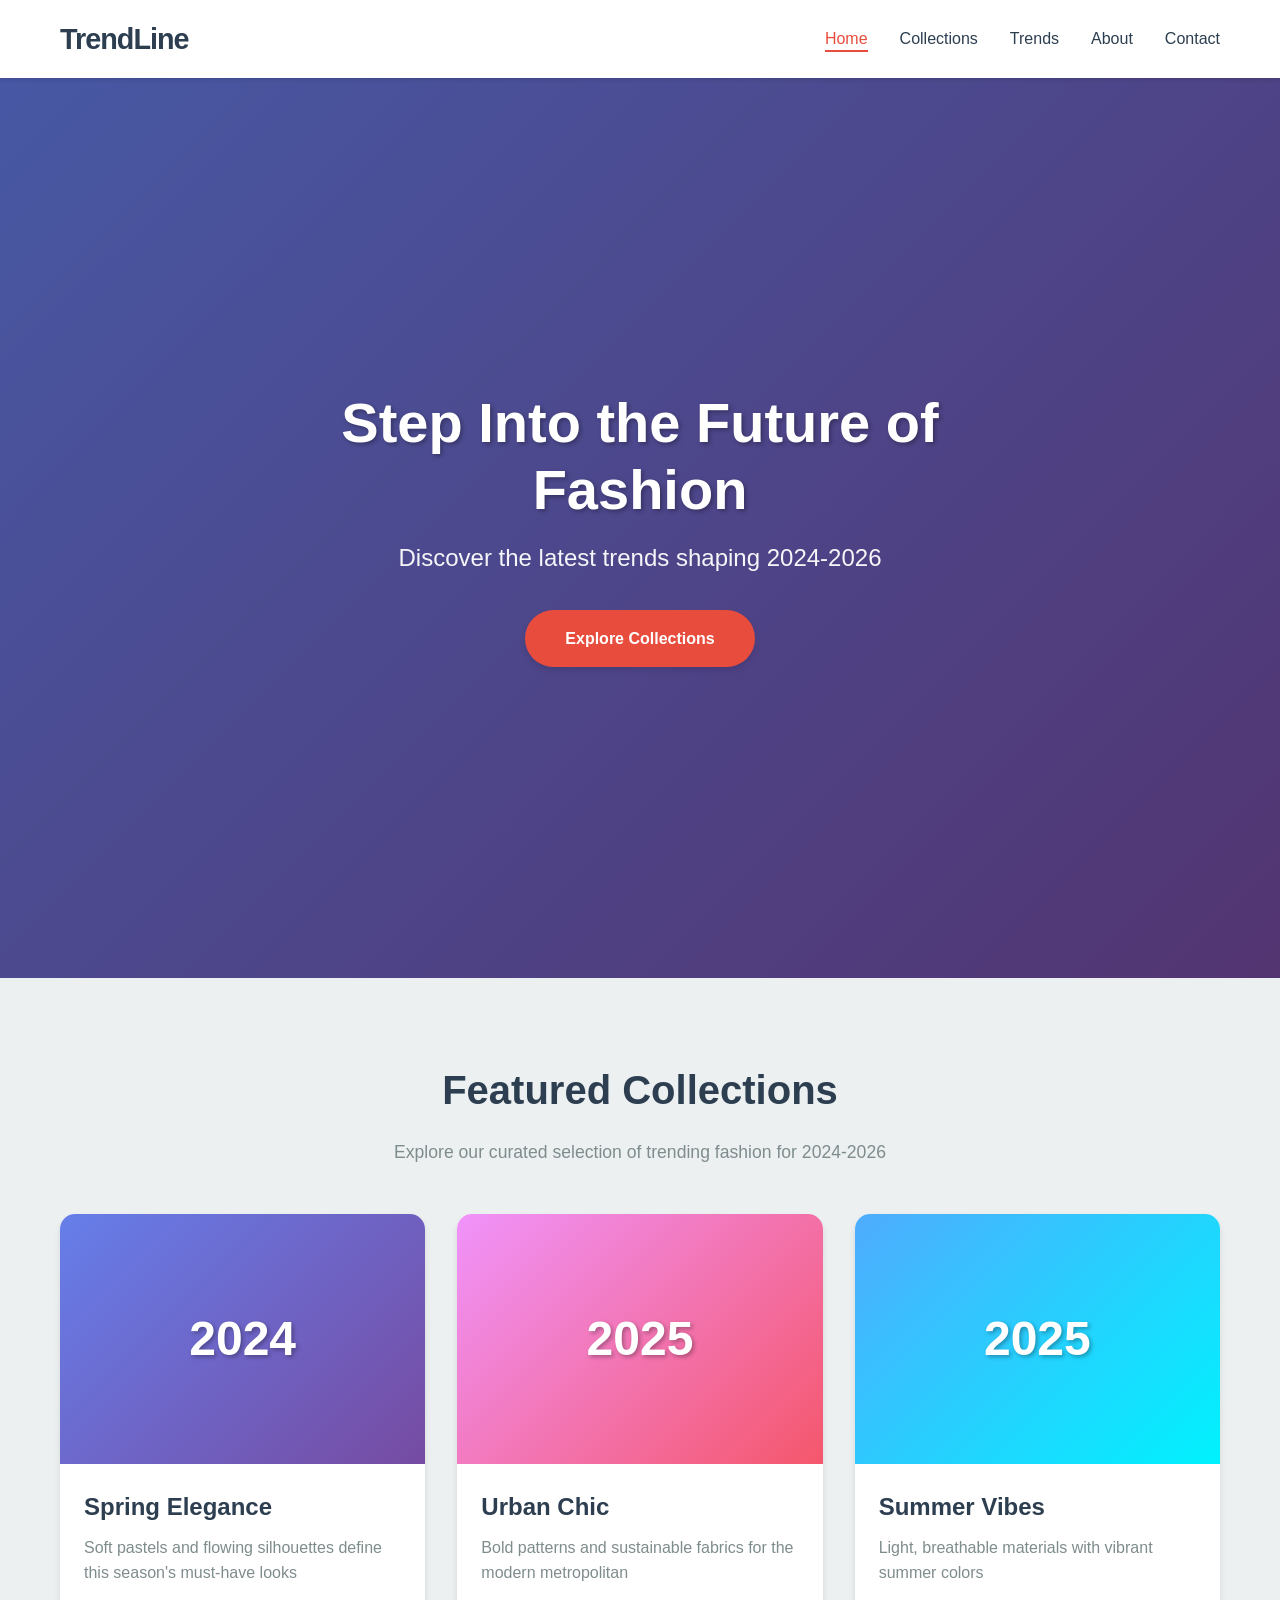
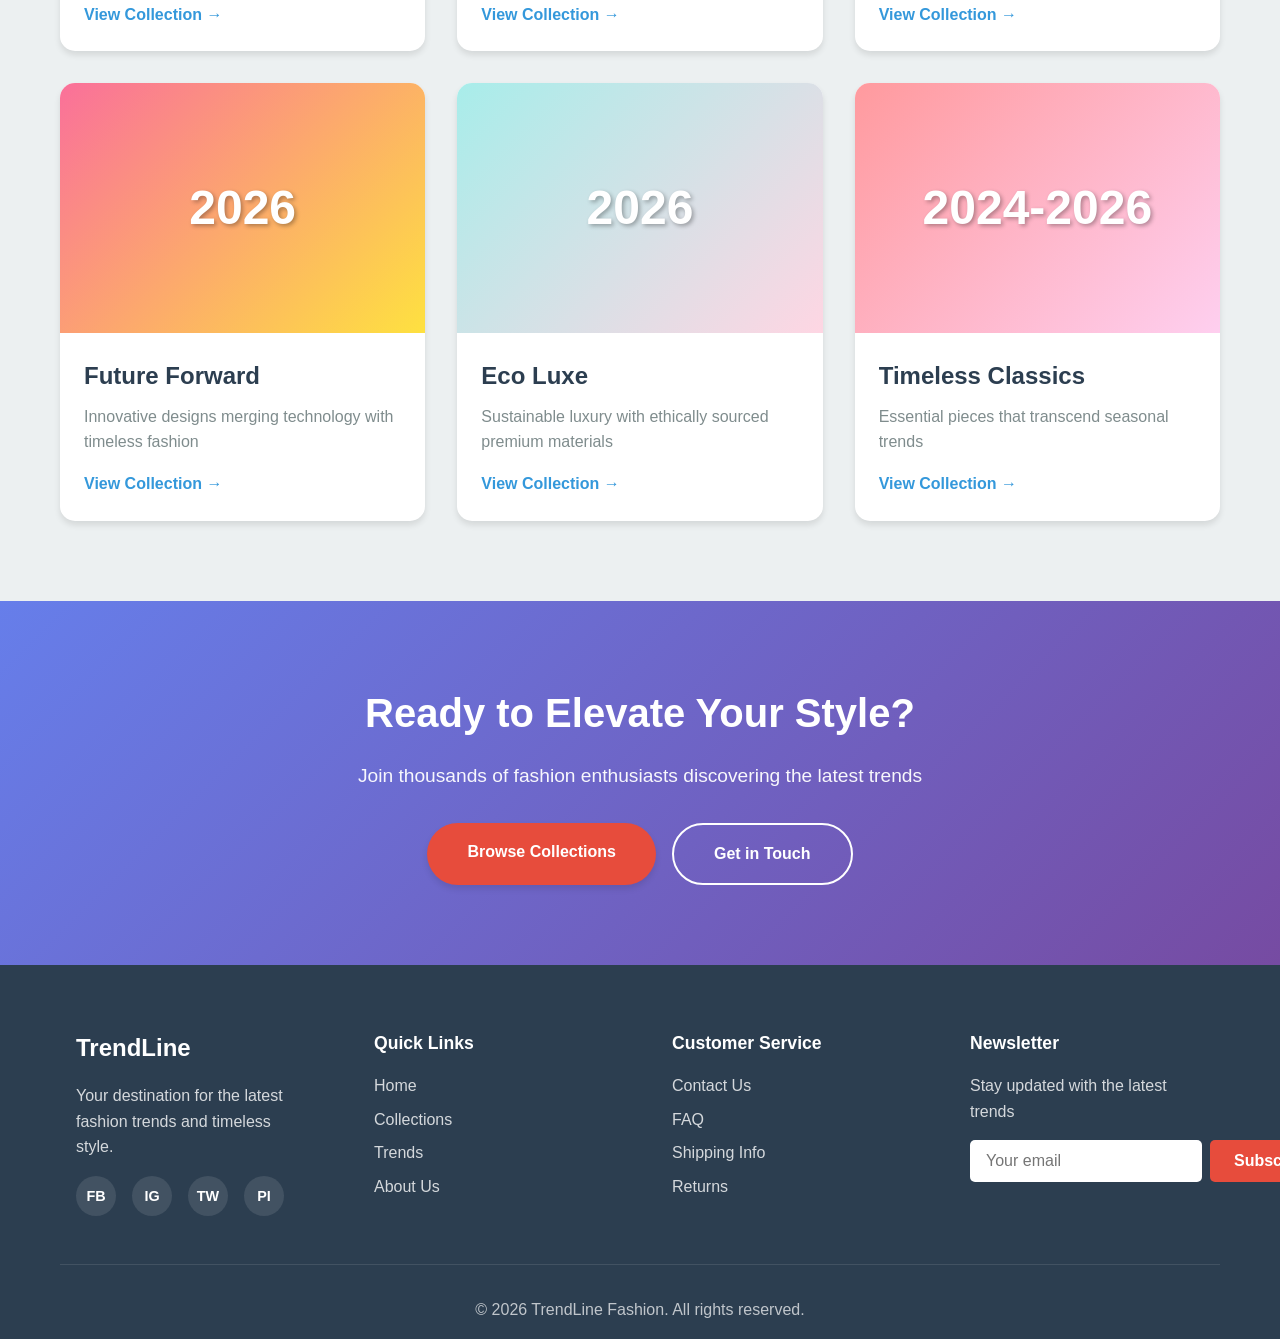
<file: index.html>
<!DOCTYPE html>
<html lang="en">
<head>
    <meta charset="UTF-8">
    <meta name="viewport" content="width=device-width, initial-scale=1.0">
    <meta name="description" content="TrendLine Fashion - Discover the latest fashion trends 2024-2026">
    <title>TrendLine Fashion - Home</title>
    <link rel="stylesheet" href="styles.css">
</head>
<body>
    <!-- Header with Navigation -->
    <header class="header">
        <nav class="navbar">
            <div class="container">
                <div class="nav-brand">
                    <h1 class="logo">TrendLine</h1>
                </div>
                <button class="nav-toggle" aria-label="Toggle navigation">
                    <span></span>
                    <span></span>
                    <span></span>
                </button>
                <ul class="nav-menu">
                    <li><a href="#home" class="nav-link active">Home</a></li>
                    <li><a href="#collections" class="nav-link">Collections</a></li>
                    <li><a href="#trends" class="nav-link">Trends</a></li>
                    <li><a href="#about" class="nav-link">About</a></li>
                    <li><a href="#contact" class="nav-link">Contact</a></li>
                </ul>
            </div>
        </nav>
    </header>

    <!-- Hero Section -->
    <section class="hero" id="home">
        <div class="hero-overlay"></div>
        <div class="hero-content">
            <h2 class="hero-title">Step Into the Future of Fashion</h2>
            <p class="hero-subtitle">Discover the latest trends shaping 2024-2026</p>
            <a href="#collections" class="btn btn-primary">Explore Collections</a>
        </div>
    </section>

    <!-- Featured Collections Section -->
    <section class="featured-collections" id="collections">
        <div class="container">
            <div class="section-header">
                <h2 class="section-title">Featured Collections</h2>
                <p class="section-description">Explore our curated selection of trending fashion for 2024-2026</p>
            </div>
            
            <div class="collections-grid">
                <!-- Collection 1 -->
                <div class="collection-card">
                    <div class="collection-image" style="background: linear-gradient(135deg, #667eea 0%, #764ba2 100%);">
                        <div class="collection-year">2024</div>
                    </div>
                    <div class="collection-content">
                        <h3 class="collection-title">Spring Elegance</h3>
                        <p class="collection-description">Soft pastels and flowing silhouettes define this season's must-have looks</p>
                        <a href="#" class="collection-link">View Collection →</a>
                    </div>
                </div>

                <!-- Collection 2 -->
                <div class="collection-card">
                    <div class="collection-image" style="background: linear-gradient(135deg, #f093fb 0%, #f5576c 100%);">
                        <div class="collection-year">2025</div>
                    </div>
                    <div class="collection-content">
                        <h3 class="collection-title">Urban Chic</h3>
                        <p class="collection-description">Bold patterns and sustainable fabrics for the modern metropolitan</p>
                        <a href="#" class="collection-link">View Collection →</a>
                    </div>
                </div>

                <!-- Collection 3 -->
                <div class="collection-card">
                    <div class="collection-image" style="background: linear-gradient(135deg, #4facfe 0%, #00f2fe 100%);">
                        <div class="collection-year">2025</div>
                    </div>
                    <div class="collection-content">
                        <h3 class="collection-title">Summer Vibes</h3>
                        <p class="collection-description">Light, breathable materials with vibrant summer colors</p>
                        <a href="#" class="collection-link">View Collection →</a>
                    </div>
                </div>

                <!-- Collection 4 -->
                <div class="collection-card">
                    <div class="collection-image" style="background: linear-gradient(135deg, #fa709a 0%, #fee140 100%);">
                        <div class="collection-year">2026</div>
                    </div>
                    <div class="collection-content">
                        <h3 class="collection-title">Future Forward</h3>
                        <p class="collection-description">Innovative designs merging technology with timeless fashion</p>
                        <a href="#" class="collection-link">View Collection →</a>
                    </div>
                </div>

                <!-- Collection 5 -->
                <div class="collection-card">
                    <div class="collection-image" style="background: linear-gradient(135deg, #a8edea 0%, #fed6e3 100%);">
                        <div class="collection-year">2026</div>
                    </div>
                    <div class="collection-content">
                        <h3 class="collection-title">Eco Luxe</h3>
                        <p class="collection-description">Sustainable luxury with ethically sourced premium materials</p>
                        <a href="#" class="collection-link">View Collection →</a>
                    </div>
                </div>

                <!-- Collection 6 -->
                <div class="collection-card">
                    <div class="collection-image" style="background: linear-gradient(135deg, #ff9a9e 0%, #fecfef 100%);">
                        <div class="collection-year">2024-2026</div>
                    </div>
                    <div class="collection-content">
                        <h3 class="collection-title">Timeless Classics</h3>
                        <p class="collection-description">Essential pieces that transcend seasonal trends</p>
                        <a href="#" class="collection-link">View Collection →</a>
                    </div>
                </div>
            </div>
        </div>
    </section>

    <!-- Call to Action Section -->
    <section class="cta-section">
        <div class="container">
            <div class="cta-content">
                <h2 class="cta-title">Ready to Elevate Your Style?</h2>
                <p class="cta-description">Join thousands of fashion enthusiasts discovering the latest trends</p>
                <div class="cta-buttons">
                    <a href="#collections" class="btn btn-primary">Browse Collections</a>
                    <a href="#contact" class="btn btn-secondary">Get in Touch</a>
                </div>
            </div>
        </div>
    </section>

    <!-- Footer -->
    <footer class="footer">
        <div class="container">
            <div class="footer-grid">
                <div class="footer-column">
                    <h3 class="footer-title">TrendLine</h3>
                    <p class="footer-description">Your destination for the latest fashion trends and timeless style.</p>
                    <div class="social-links">
                        <a href="#" class="social-link" aria-label="Facebook">FB</a>
                        <a href="#" class="social-link" aria-label="Instagram">IG</a>
                        <a href="#" class="social-link" aria-label="Twitter">TW</a>
                        <a href="#" class="social-link" aria-label="Pinterest">PI</a>
                    </div>
                </div>

                <div class="footer-column">
                    <h4 class="footer-heading">Quick Links</h4>
                    <ul class="footer-links">
                        <li><a href="#home">Home</a></li>
                        <li><a href="#collections">Collections</a></li>
                        <li><a href="#trends">Trends</a></li>
                        <li><a href="#about">About Us</a></li>
                    </ul>
                </div>

                <div class="footer-column">
                    <h4 class="footer-heading">Customer Service</h4>
                    <ul class="footer-links">
                        <li><a href="#contact">Contact Us</a></li>
                        <li><a href="#faq">FAQ</a></li>
                        <li><a href="#shipping">Shipping Info</a></li>
                        <li><a href="#returns">Returns</a></li>
                    </ul>
                </div>

                <div class="footer-column">
                    <h4 class="footer-heading">Newsletter</h4>
                    <p class="footer-newsletter-text">Stay updated with the latest trends</p>
                    <form class="newsletter-form">
                        <input type="email" placeholder="Your email" class="newsletter-input" required>
                        <button type="submit" class="btn btn-newsletter">Subscribe</button>
                    </form>
                </div>
            </div>

            <div class="footer-bottom">
                <p>&copy; 2024 TrendLine Fashion. All rights reserved.</p>
            </div>
        </div>
    </footer>

    <script src="script.js"></script>
</body>
</html>
</file>
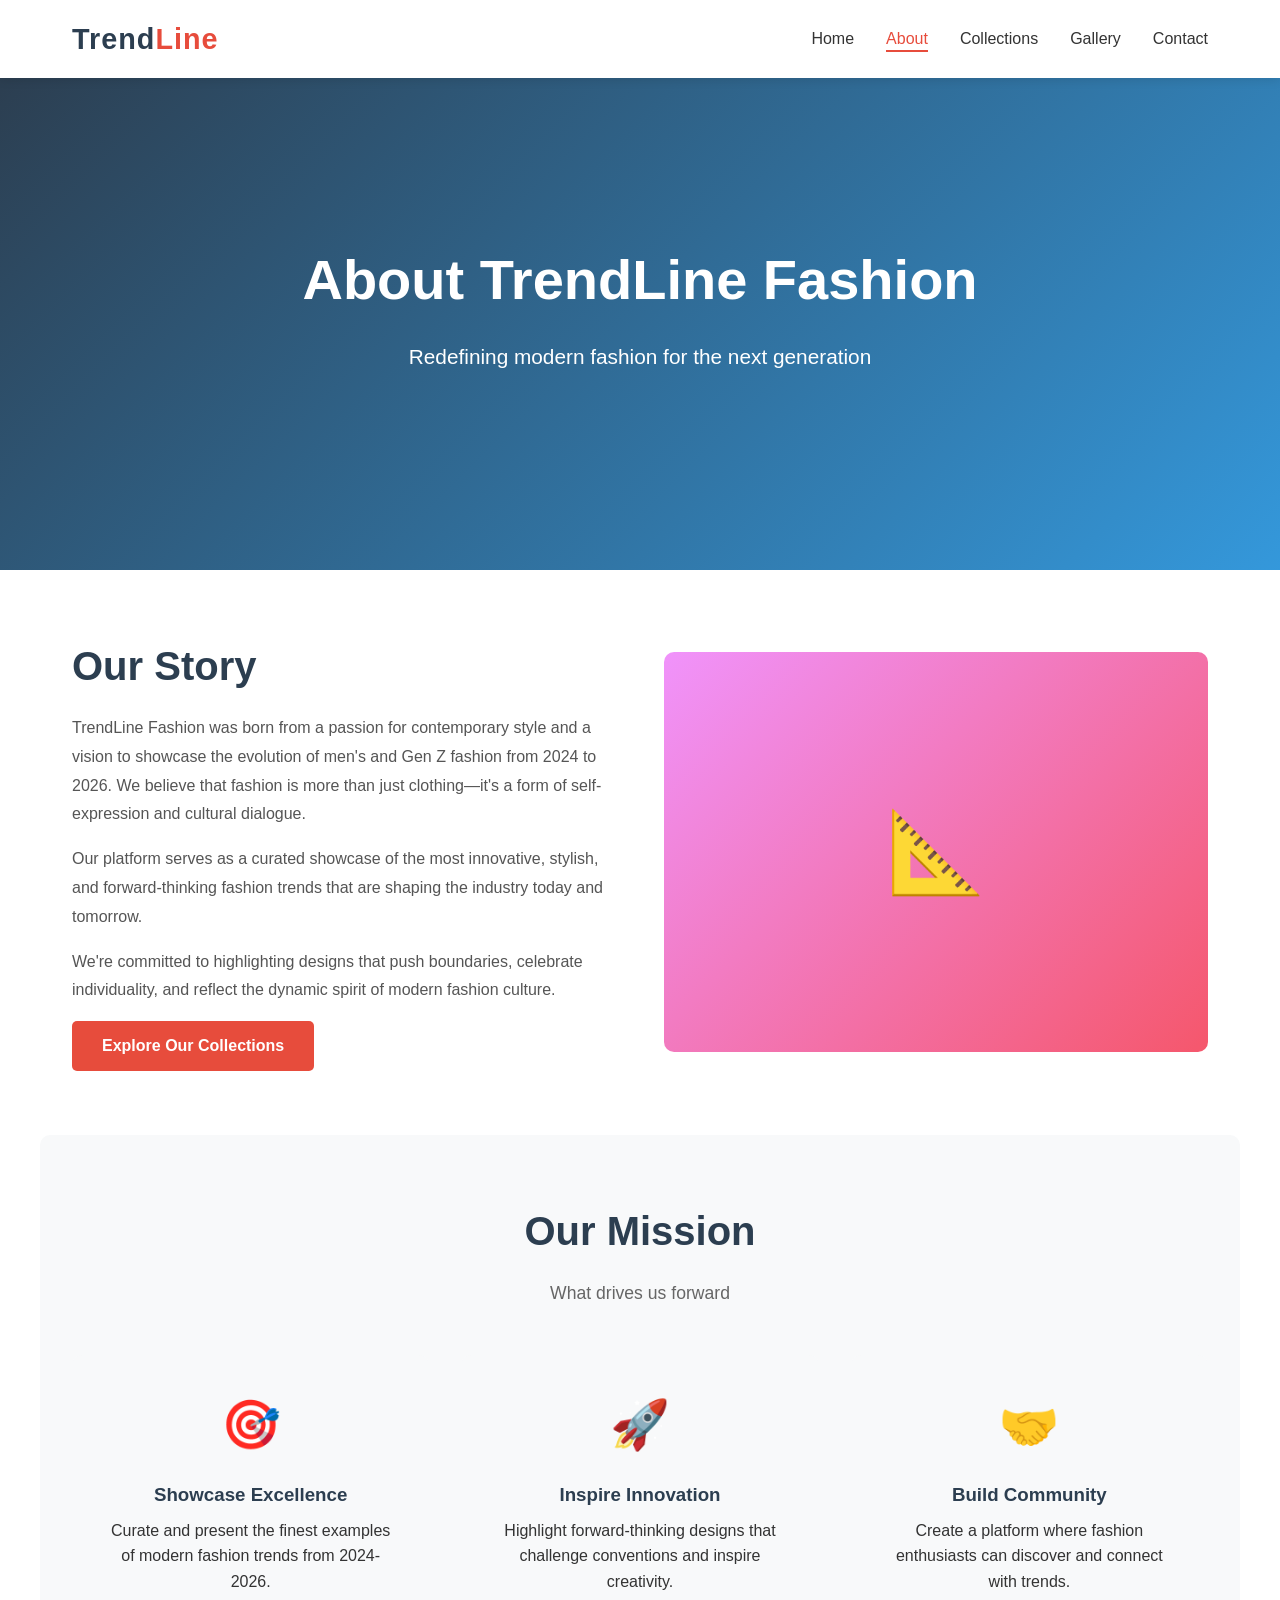
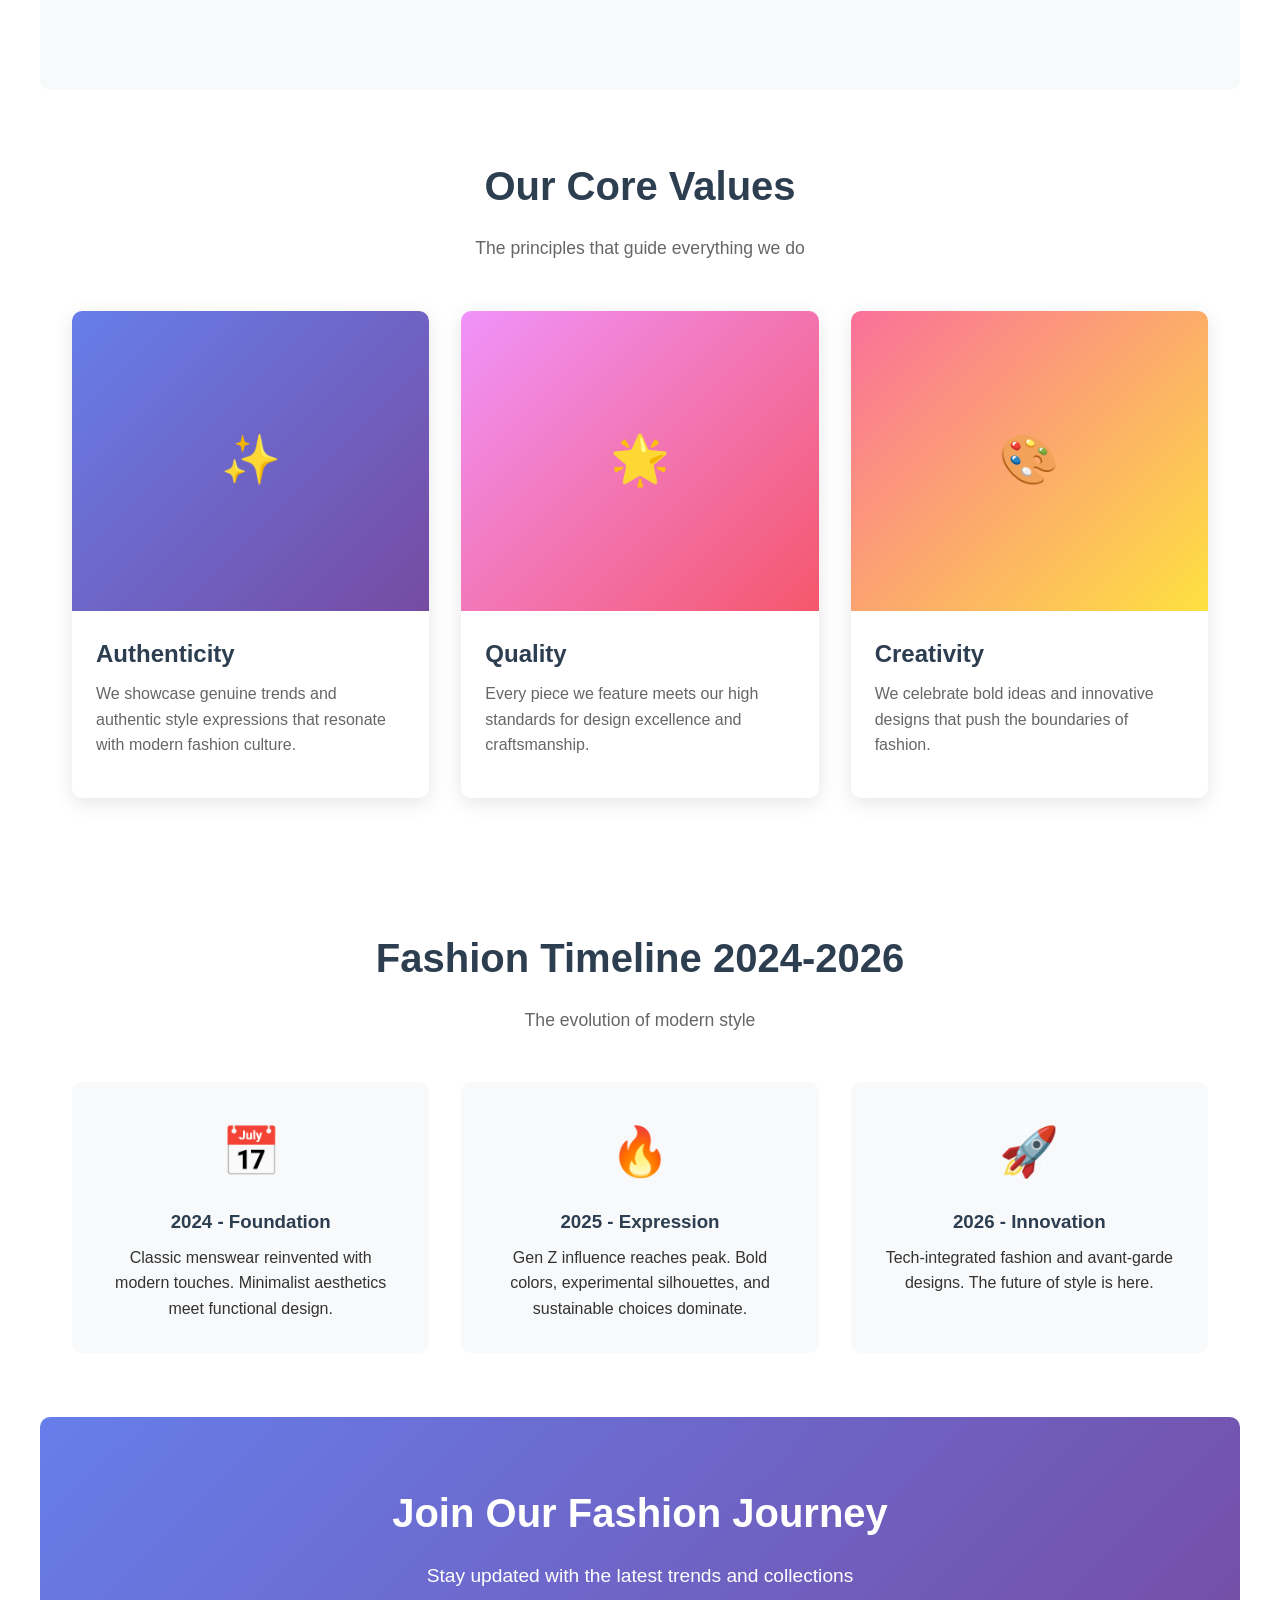
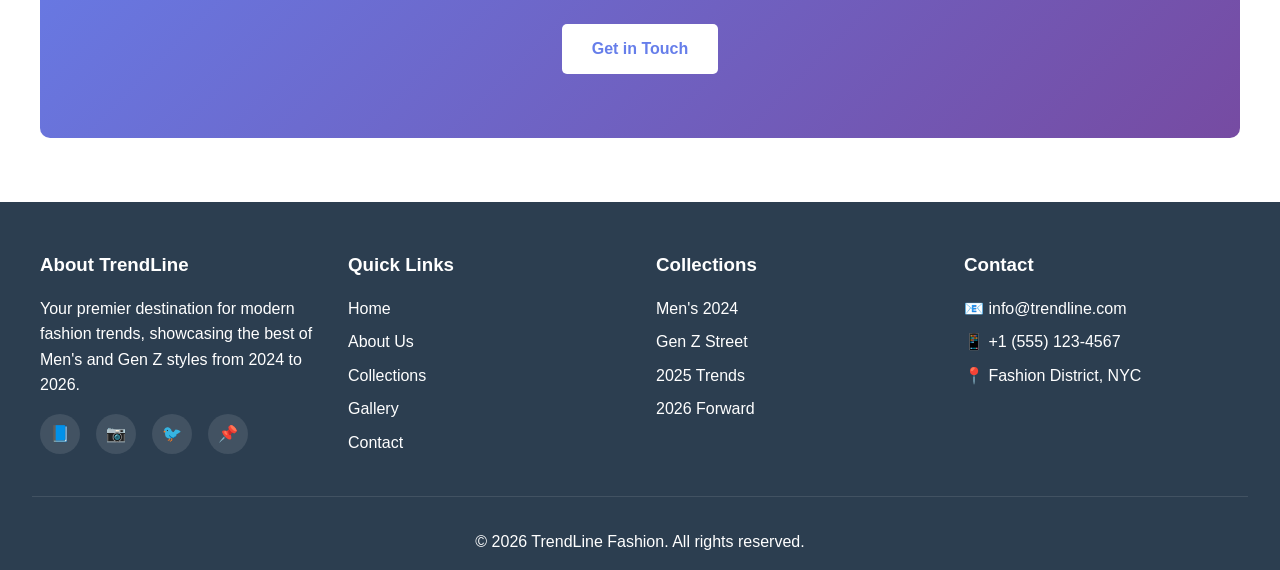
<file: about.html>
<!DOCTYPE html>
<html lang="en">
<head>
    <meta charset="UTF-8">
    <meta name="viewport" content="width=device-width, initial-scale=1.0">
    <meta name="description" content="Learn about TrendLine Fashion - Our story, mission, and commitment to modern fashion">
    <title>About Us - TrendLine Fashion</title>
    <link rel="stylesheet" href="css/styles.css">
</head>
<body>
    <!-- Navigation -->
    <header>
        <nav class="navbar">
            <a href="index.html" class="logo">Trend<span>Line</span></a>
            <ul class="nav-links">
                <li><a href="index.html">Home</a></li>
                <li><a href="about.html">About</a></li>
                <li><a href="collections.html">Collections</a></li>
                <li><a href="gallery.html">Gallery</a></li>
                <li><a href="contact.html">Contact</a></li>
            </ul>
            <div class="menu-toggle">
                <span></span>
                <span></span>
                <span></span>
            </div>
        </nav>
    </header>

    <!-- Hero Section -->
    <section class="hero">
        <div class="hero-content">
            <h1>About TrendLine Fashion</h1>
            <p>Redefining modern fashion for the next generation</p>
        </div>
    </section>

    <!-- About Content -->
    <section class="container">
        <div class="about-content">
            <div class="about-text">
                <h2>Our Story</h2>
                <p>TrendLine Fashion was born from a passion for contemporary style and a vision to showcase the evolution of men's and Gen Z fashion from 2024 to 2026. We believe that fashion is more than just clothing—it's a form of self-expression and cultural dialogue.</p>
                <p>Our platform serves as a curated showcase of the most innovative, stylish, and forward-thinking fashion trends that are shaping the industry today and tomorrow.</p>
                <p>We're committed to highlighting designs that push boundaries, celebrate individuality, and reflect the dynamic spirit of modern fashion culture.</p>
                <a href="collections.html" class="btn">Explore Our Collections</a>
            </div>
            <div class="about-image">
                📐
            </div>
        </div>
    </section>

    <!-- Mission & Vision -->
    <section class="container" style="background: var(--light-bg); margin-top: 0; padding: 4rem 2rem; border-radius: 10px;">
        <h2 class="section-title">Our Mission</h2>
        <p class="section-subtitle">What drives us forward</p>
        
        <div class="features">
            <div class="feature-box">
                <div class="feature-icon">🎯</div>
                <h3>Showcase Excellence</h3>
                <p>Curate and present the finest examples of modern fashion trends from 2024-2026.</p>
            </div>

            <div class="feature-box">
                <div class="feature-icon">🚀</div>
                <h3>Inspire Innovation</h3>
                <p>Highlight forward-thinking designs that challenge conventions and inspire creativity.</p>
            </div>

            <div class="feature-box">
                <div class="feature-icon">🤝</div>
                <h3>Build Community</h3>
                <p>Create a platform where fashion enthusiasts can discover and connect with trends.</p>
            </div>
        </div>
    </section>

    <!-- Our Values -->
    <section class="container">
        <h2 class="section-title">Our Core Values</h2>
        <p class="section-subtitle">The principles that guide everything we do</p>
        
        <div class="collections-grid">
            <div class="collection-card">
                <div class="collection-image" style="background: linear-gradient(135deg, #667eea 0%, #764ba2 100%);">✨</div>
                <div class="collection-content">
                    <h3>Authenticity</h3>
                    <p>We showcase genuine trends and authentic style expressions that resonate with modern fashion culture.</p>
                </div>
            </div>

            <div class="collection-card">
                <div class="collection-image" style="background: linear-gradient(135deg, #f093fb 0%, #f5576c 100%);">🌟</div>
                <div class="collection-content">
                    <h3>Quality</h3>
                    <p>Every piece we feature meets our high standards for design excellence and craftsmanship.</p>
                </div>
            </div>

            <div class="collection-card">
                <div class="collection-image" style="background: linear-gradient(135deg, #fa709a 0%, #fee140 100%);">🎨</div>
                <div class="collection-content">
                    <h3>Creativity</h3>
                    <p>We celebrate bold ideas and innovative designs that push the boundaries of fashion.</p>
                </div>
            </div>
        </div>
    </section>

    <!-- Timeline -->
    <section class="container">
        <h2 class="section-title">Fashion Timeline 2024-2026</h2>
        <p class="section-subtitle">The evolution of modern style</p>
        
        <div class="features">
            <div class="feature-box">
                <div class="feature-icon">📅</div>
                <h3>2024 - Foundation</h3>
                <p>Classic menswear reinvented with modern touches. Minimalist aesthetics meet functional design.</p>
            </div>

            <div class="feature-box">
                <div class="feature-icon">🔥</div>
                <h3>2025 - Expression</h3>
                <p>Gen Z influence reaches peak. Bold colors, experimental silhouettes, and sustainable choices dominate.</p>
            </div>

            <div class="feature-box">
                <div class="feature-icon">🚀</div>
                <h3>2026 - Innovation</h3>
                <p>Tech-integrated fashion and avant-garde designs. The future of style is here.</p>
            </div>
        </div>
    </section>

    <!-- Call to Action -->
    <section class="container" style="text-align: center; padding: 4rem 2rem; background: linear-gradient(135deg, #667eea 0%, #764ba2 100%); border-radius: 10px; color: white; margin-bottom: 2rem;">
        <h2 style="font-size: 2.5rem; margin-bottom: 1rem;">Join Our Fashion Journey</h2>
        <p style="font-size: 1.2rem; margin-bottom: 2rem;">Stay updated with the latest trends and collections</p>
        <a href="contact.html" class="btn" style="background: white; color: #667eea;">Get in Touch</a>
    </section>

    <!-- Footer -->
    <footer>
        <div class="footer-content">
            <div class="footer-section">
                <h3>About TrendLine</h3>
                <p>Your premier destination for modern fashion trends, showcasing the best of Men's and Gen Z styles from 2024 to 2026.</p>
                <div class="social-links">
                    <a href="#" aria-label="Facebook">📘</a>
                    <a href="#" aria-label="Instagram">📷</a>
                    <a href="#" aria-label="Twitter">🐦</a>
                    <a href="#" aria-label="Pinterest">📌</a>
                </div>
            </div>

            <div class="footer-section">
                <h3>Quick Links</h3>
                <ul>
                    <li><a href="index.html">Home</a></li>
                    <li><a href="about.html">About Us</a></li>
                    <li><a href="collections.html">Collections</a></li>
                    <li><a href="gallery.html">Gallery</a></li>
                    <li><a href="contact.html">Contact</a></li>
                </ul>
            </div>

            <div class="footer-section">
                <h3>Collections</h3>
                <ul>
                    <li><a href="collections.html">Men's 2024</a></li>
                    <li><a href="collections.html">Gen Z Street</a></li>
                    <li><a href="collections.html">2025 Trends</a></li>
                    <li><a href="collections.html">2026 Forward</a></li>
                </ul>
            </div>

            <div class="footer-section">
                <h3>Contact</h3>
                <ul>
                    <li>📧 info@trendline.com</li>
                    <li>📱 +1 (555) 123-4567</li>
                    <li>📍 Fashion District, NYC</li>
                </ul>
            </div>
        </div>

        <div class="footer-bottom">
            <p>&copy; <span id="current-year">2024</span> TrendLine Fashion. All rights reserved.</p>
        </div>
    </footer>

    <script src="js/script.js"></script>
</body>
</html>
</file>
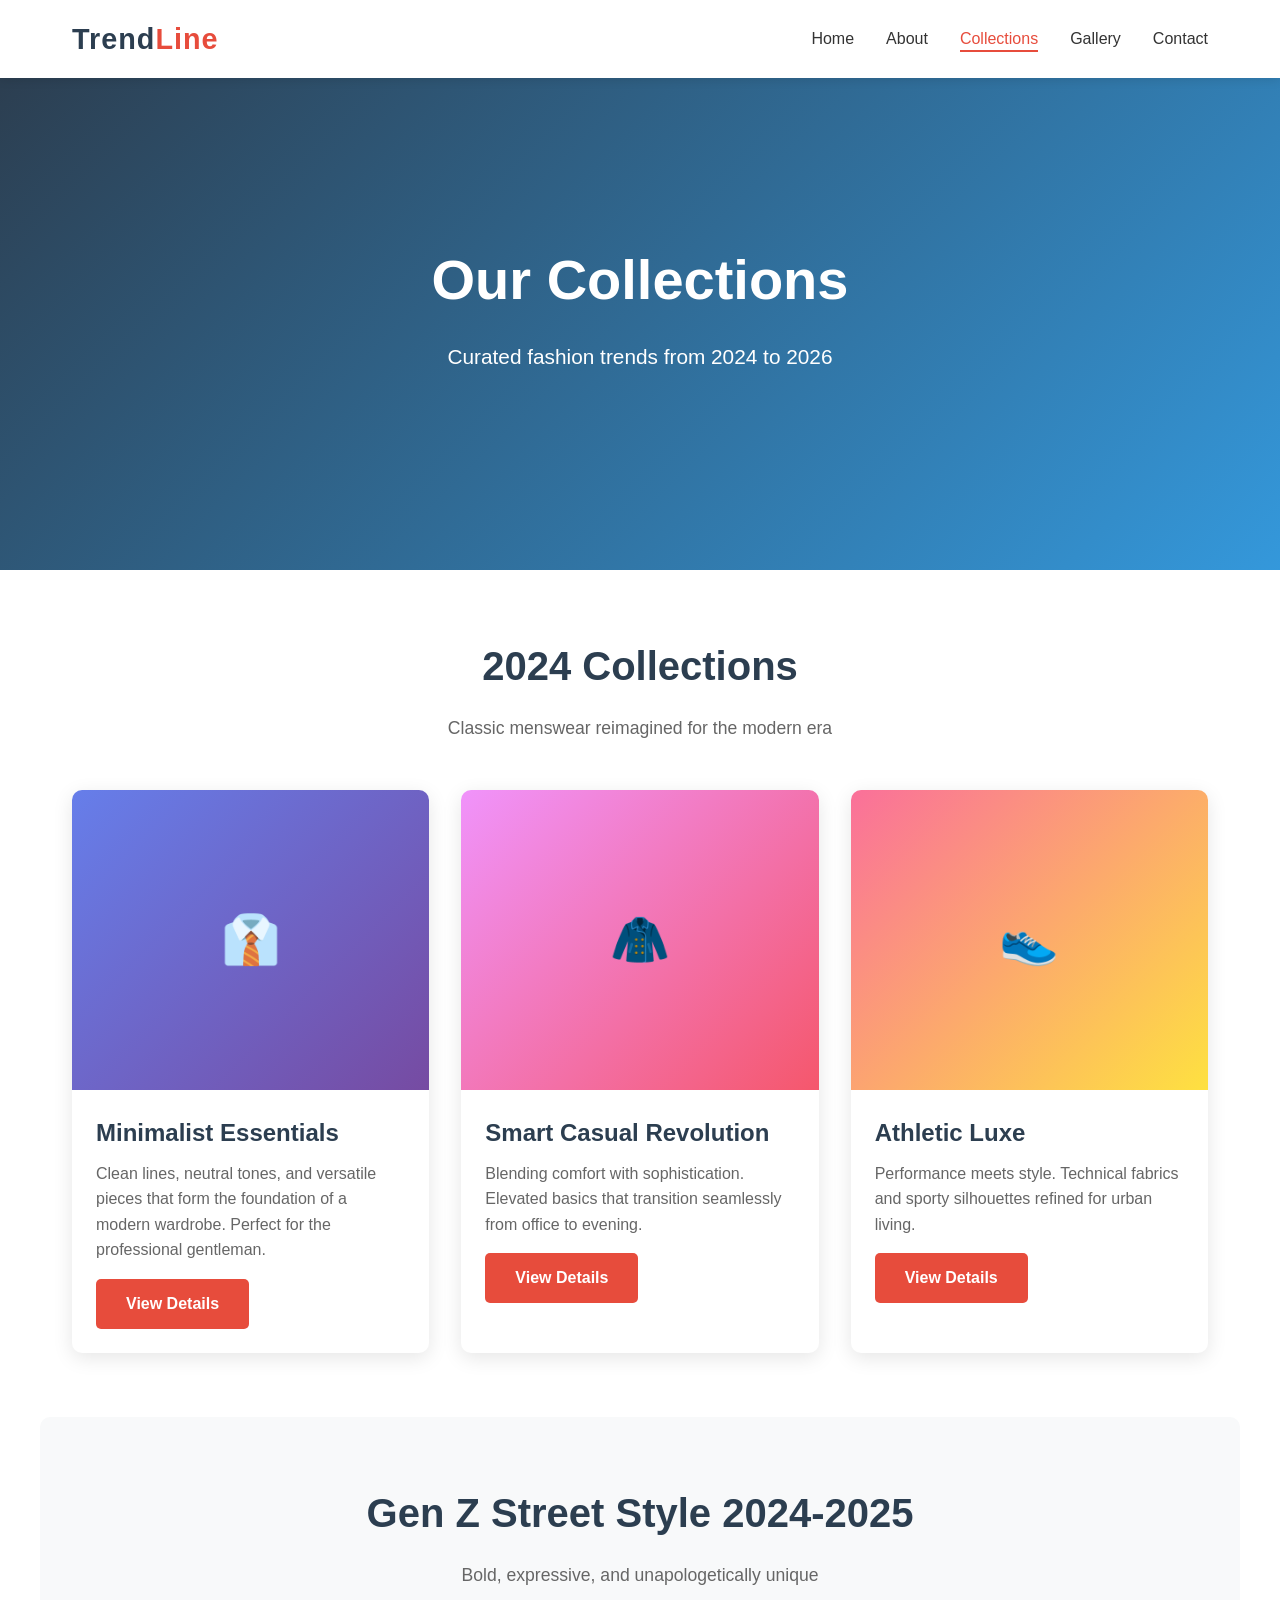
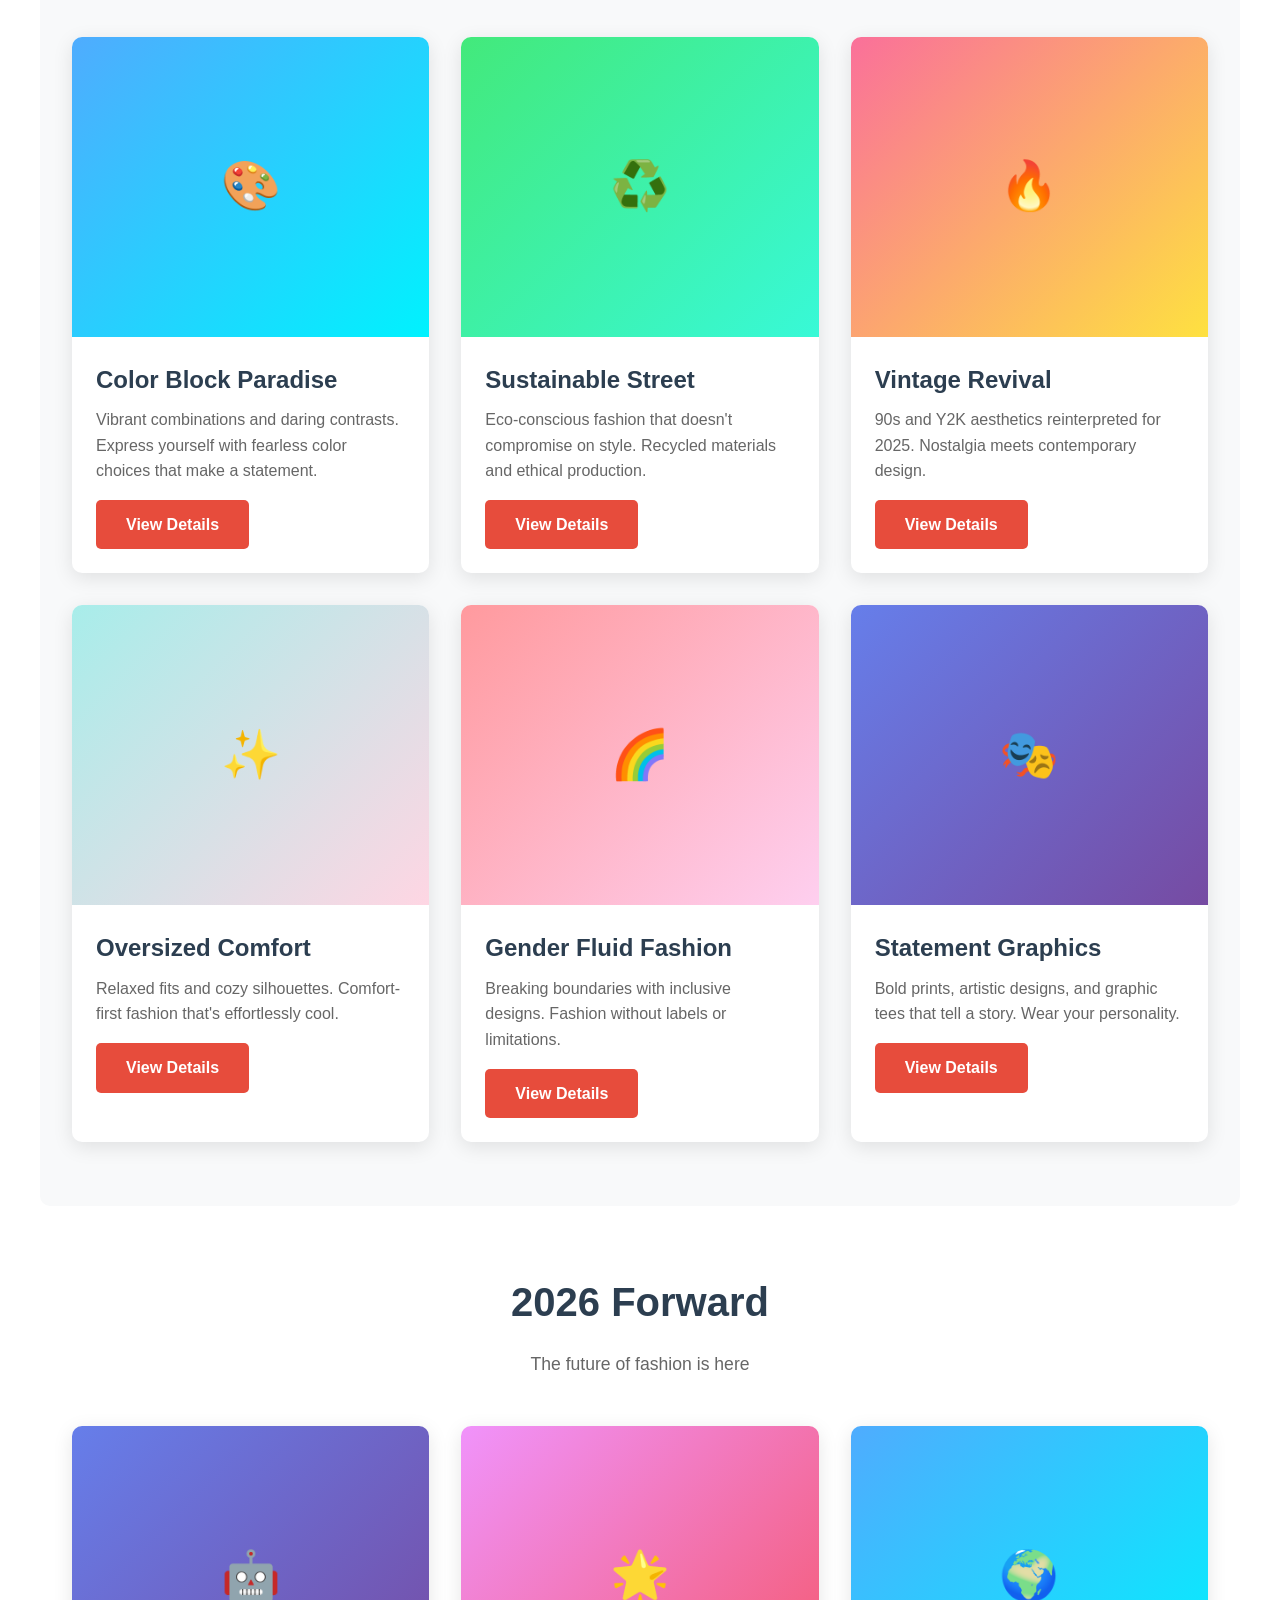
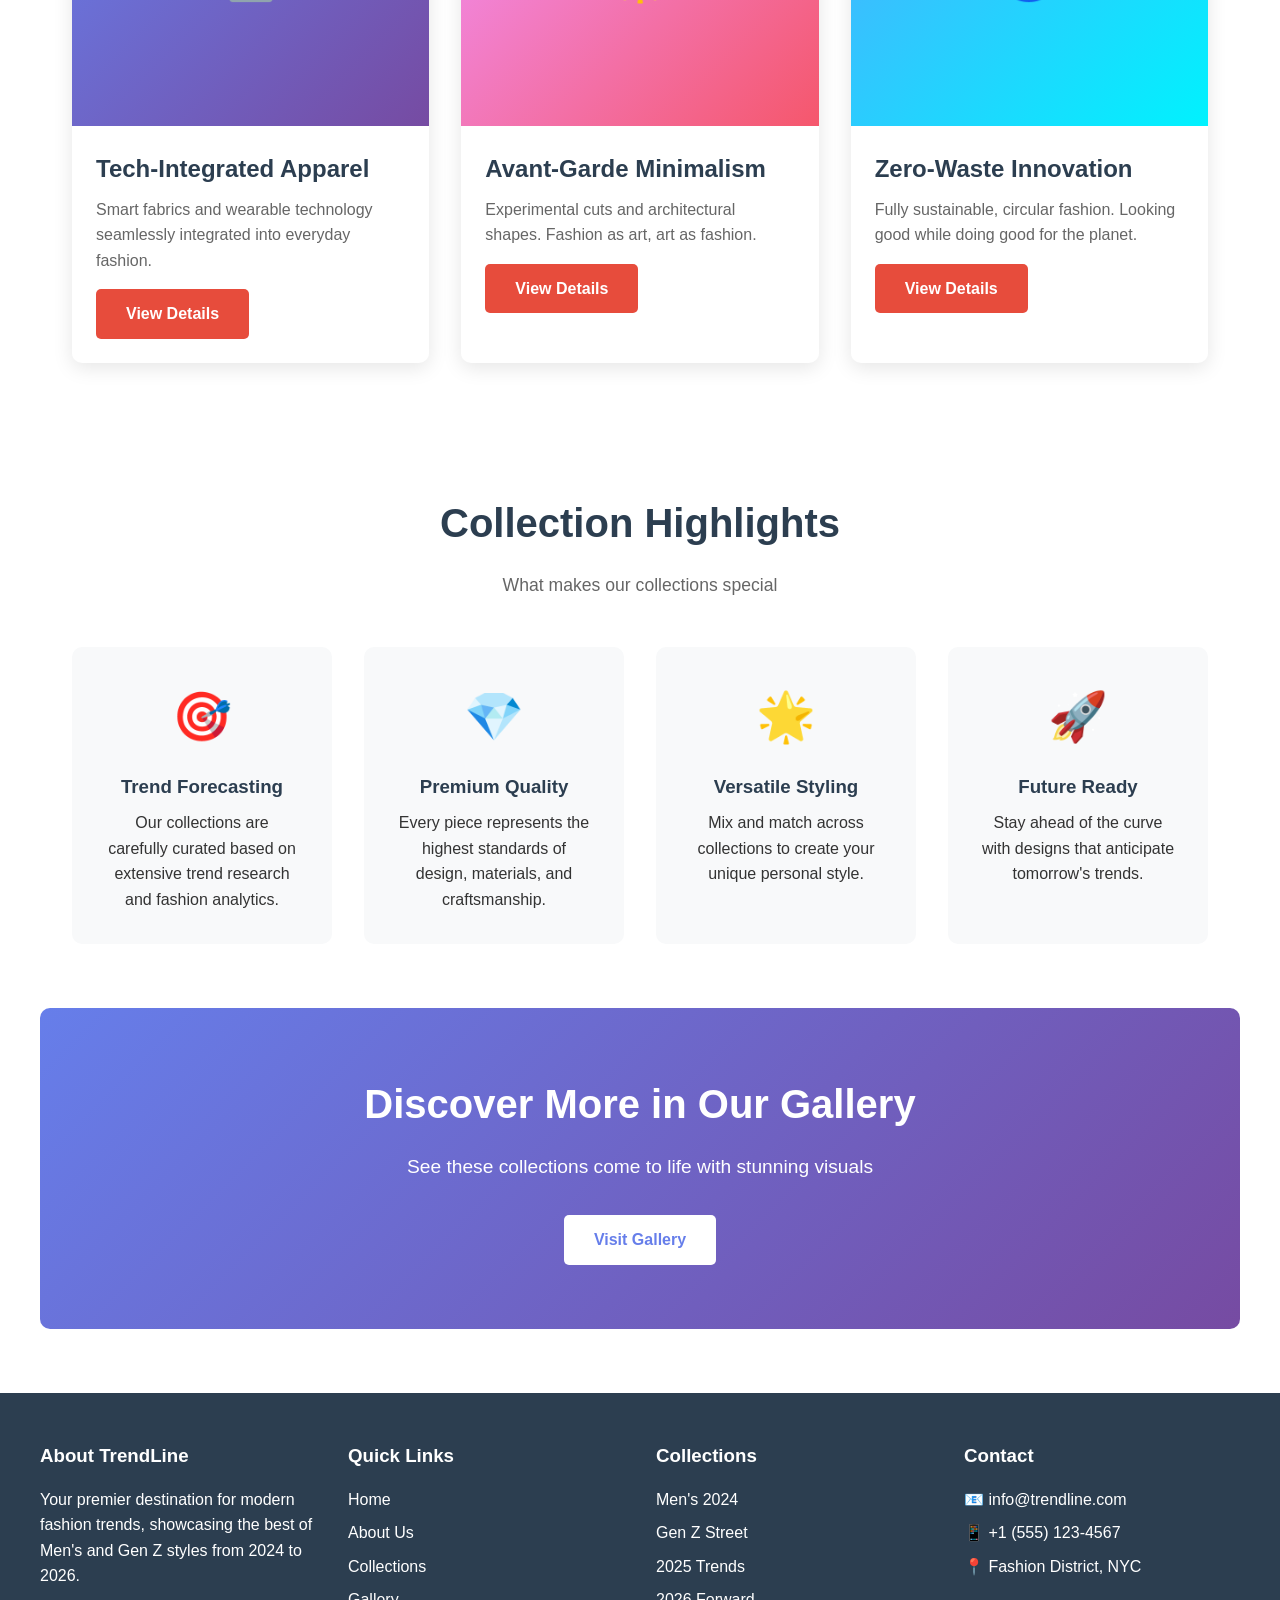
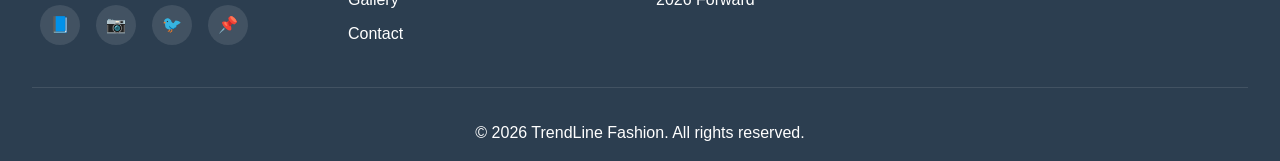
<file: collections.html>
<!DOCTYPE html>
<html lang="en">
<head>
    <meta charset="UTF-8">
    <meta name="viewport" content="width=device-width, initial-scale=1.0">
    <meta name="description" content="Explore TrendLine Fashion collections - Men's and Gen Z fashion trends from 2024 to 2026">
    <title>Collections - TrendLine Fashion</title>
    <link rel="stylesheet" href="css/styles.css">
</head>
<body>
    <!-- Navigation -->
    <header>
        <nav class="navbar">
            <a href="index.html" class="logo">Trend<span>Line</span></a>
            <ul class="nav-links">
                <li><a href="index.html">Home</a></li>
                <li><a href="about.html">About</a></li>
                <li><a href="collections.html">Collections</a></li>
                <li><a href="gallery.html">Gallery</a></li>
                <li><a href="contact.html">Contact</a></li>
            </ul>
            <div class="menu-toggle">
                <span></span>
                <span></span>
                <span></span>
            </div>
        </nav>
    </header>

    <!-- Hero Section -->
    <section class="hero">
        <div class="hero-content">
            <h1>Our Collections</h1>
            <p>Curated fashion trends from 2024 to 2026</p>
        </div>
    </section>

    <!-- Collections Grid -->
    <section class="container">
        <h2 class="section-title">2024 Collections</h2>
        <p class="section-subtitle">Classic menswear reimagined for the modern era</p>
        
        <div class="collections-grid">
            <div class="collection-card">
                <div class="collection-image" style="background: linear-gradient(135deg, #667eea 0%, #764ba2 100%);">👔</div>
                <div class="collection-content">
                    <h3>Minimalist Essentials</h3>
                    <p>Clean lines, neutral tones, and versatile pieces that form the foundation of a modern wardrobe. Perfect for the professional gentleman.</p>
                    <a href="#" class="btn">View Details</a>
                </div>
            </div>

            <div class="collection-card">
                <div class="collection-image" style="background: linear-gradient(135deg, #f093fb 0%, #f5576c 100%);">🧥</div>
                <div class="collection-content">
                    <h3>Smart Casual Revolution</h3>
                    <p>Blending comfort with sophistication. Elevated basics that transition seamlessly from office to evening.</p>
                    <a href="#" class="btn">View Details</a>
                </div>
            </div>

            <div class="collection-card">
                <div class="collection-image" style="background: linear-gradient(135deg, #fa709a 0%, #fee140 100%);">👟</div>
                <div class="collection-content">
                    <h3>Athletic Luxe</h3>
                    <p>Performance meets style. Technical fabrics and sporty silhouettes refined for urban living.</p>
                    <a href="#" class="btn">View Details</a>
                </div>
            </div>
        </div>
    </section>

    <!-- Gen Z Collections -->
    <section class="container" style="background: var(--light-bg); margin-top: 0; padding: 4rem 2rem; border-radius: 10px;">
        <h2 class="section-title">Gen Z Street Style 2024-2025</h2>
        <p class="section-subtitle">Bold, expressive, and unapologetically unique</p>
        
        <div class="collections-grid">
            <div class="collection-card">
                <div class="collection-image" style="background: linear-gradient(135deg, #4facfe 0%, #00f2fe 100%);">🎨</div>
                <div class="collection-content">
                    <h3>Color Block Paradise</h3>
                    <p>Vibrant combinations and daring contrasts. Express yourself with fearless color choices that make a statement.</p>
                    <a href="#" class="btn">View Details</a>
                </div>
            </div>

            <div class="collection-card">
                <div class="collection-image" style="background: linear-gradient(135deg, #43e97b 0%, #38f9d7 100%);">♻️</div>
                <div class="collection-content">
                    <h3>Sustainable Street</h3>
                    <p>Eco-conscious fashion that doesn't compromise on style. Recycled materials and ethical production.</p>
                    <a href="#" class="btn">View Details</a>
                </div>
            </div>

            <div class="collection-card">
                <div class="collection-image" style="background: linear-gradient(135deg, #fa709a 0%, #fee140 100%);">🔥</div>
                <div class="collection-content">
                    <h3>Vintage Revival</h3>
                    <p>90s and Y2K aesthetics reinterpreted for 2025. Nostalgia meets contemporary design.</p>
                    <a href="#" class="btn">View Details</a>
                </div>
            </div>

            <div class="collection-card">
                <div class="collection-image" style="background: linear-gradient(135deg, #a8edea 0%, #fed6e3 100%);">✨</div>
                <div class="collection-content">
                    <h3>Oversized Comfort</h3>
                    <p>Relaxed fits and cozy silhouettes. Comfort-first fashion that's effortlessly cool.</p>
                    <a href="#" class="btn">View Details</a>
                </div>
            </div>

            <div class="collection-card">
                <div class="collection-image" style="background: linear-gradient(135deg, #ff9a9e 0%, #fecfef 100%);">🌈</div>
                <div class="collection-content">
                    <h3>Gender Fluid Fashion</h3>
                    <p>Breaking boundaries with inclusive designs. Fashion without labels or limitations.</p>
                    <a href="#" class="btn">View Details</a>
                </div>
            </div>

            <div class="collection-card">
                <div class="collection-image" style="background: linear-gradient(135deg, #667eea 0%, #764ba2 100%);">🎭</div>
                <div class="collection-content">
                    <h3>Statement Graphics</h3>
                    <p>Bold prints, artistic designs, and graphic tees that tell a story. Wear your personality.</p>
                    <a href="#" class="btn">View Details</a>
                </div>
            </div>
        </div>
    </section>

    <!-- 2026 Forward Collections -->
    <section class="container">
        <h2 class="section-title">2026 Forward</h2>
        <p class="section-subtitle">The future of fashion is here</p>
        
        <div class="collections-grid">
            <div class="collection-card">
                <div class="collection-image" style="background: linear-gradient(135deg, #667eea 0%, #764ba2 100%);">🤖</div>
                <div class="collection-content">
                    <h3>Tech-Integrated Apparel</h3>
                    <p>Smart fabrics and wearable technology seamlessly integrated into everyday fashion.</p>
                    <a href="#" class="btn">View Details</a>
                </div>
            </div>

            <div class="collection-card">
                <div class="collection-image" style="background: linear-gradient(135deg, #f093fb 0%, #f5576c 100%);">🌟</div>
                <div class="collection-content">
                    <h3>Avant-Garde Minimalism</h3>
                    <p>Experimental cuts and architectural shapes. Fashion as art, art as fashion.</p>
                    <a href="#" class="btn">View Details</a>
                </div>
            </div>

            <div class="collection-card">
                <div class="collection-image" style="background: linear-gradient(135deg, #4facfe 0%, #00f2fe 100%);">🌍</div>
                <div class="collection-content">
                    <h3>Zero-Waste Innovation</h3>
                    <p>Fully sustainable, circular fashion. Looking good while doing good for the planet.</p>
                    <a href="#" class="btn">View Details</a>
                </div>
            </div>
        </div>
    </section>

    <!-- Features -->
    <section class="container">
        <h2 class="section-title">Collection Highlights</h2>
        <p class="section-subtitle">What makes our collections special</p>
        
        <div class="features">
            <div class="feature-box">
                <div class="feature-icon">🎯</div>
                <h3>Trend Forecasting</h3>
                <p>Our collections are carefully curated based on extensive trend research and fashion analytics.</p>
            </div>

            <div class="feature-box">
                <div class="feature-icon">💎</div>
                <h3>Premium Quality</h3>
                <p>Every piece represents the highest standards of design, materials, and craftsmanship.</p>
            </div>

            <div class="feature-box">
                <div class="feature-icon">🌟</div>
                <h3>Versatile Styling</h3>
                <p>Mix and match across collections to create your unique personal style.</p>
            </div>

            <div class="feature-box">
                <div class="feature-icon">🚀</div>
                <h3>Future Ready</h3>
                <p>Stay ahead of the curve with designs that anticipate tomorrow's trends.</p>
            </div>
        </div>
    </section>

    <!-- Call to Action -->
    <section class="container" style="text-align: center; padding: 4rem 2rem; background: linear-gradient(135deg, #667eea 0%, #764ba2 100%); border-radius: 10px; color: white; margin-bottom: 2rem;">
        <h2 style="font-size: 2.5rem; margin-bottom: 1rem;">Discover More in Our Gallery</h2>
        <p style="font-size: 1.2rem; margin-bottom: 2rem;">See these collections come to life with stunning visuals</p>
        <a href="gallery.html" class="btn" style="background: white; color: #667eea;">Visit Gallery</a>
    </section>

    <!-- Footer -->
    <footer>
        <div class="footer-content">
            <div class="footer-section">
                <h3>About TrendLine</h3>
                <p>Your premier destination for modern fashion trends, showcasing the best of Men's and Gen Z styles from 2024 to 2026.</p>
                <div class="social-links">
                    <a href="#" aria-label="Facebook">📘</a>
                    <a href="#" aria-label="Instagram">📷</a>
                    <a href="#" aria-label="Twitter">🐦</a>
                    <a href="#" aria-label="Pinterest">📌</a>
                </div>
            </div>

            <div class="footer-section">
                <h3>Quick Links</h3>
                <ul>
                    <li><a href="index.html">Home</a></li>
                    <li><a href="about.html">About Us</a></li>
                    <li><a href="collections.html">Collections</a></li>
                    <li><a href="gallery.html">Gallery</a></li>
                    <li><a href="contact.html">Contact</a></li>
                </ul>
            </div>

            <div class="footer-section">
                <h3>Collections</h3>
                <ul>
                    <li><a href="collections.html">Men's 2024</a></li>
                    <li><a href="collections.html">Gen Z Street</a></li>
                    <li><a href="collections.html">2025 Trends</a></li>
                    <li><a href="collections.html">2026 Forward</a></li>
                </ul>
            </div>

            <div class="footer-section">
                <h3>Contact</h3>
                <ul>
                    <li>📧 info@trendline.com</li>
                    <li>📱 +1 (555) 123-4567</li>
                    <li>📍 Fashion District, NYC</li>
                </ul>
            </div>
        </div>

        <div class="footer-bottom">
            <p>&copy; <span id="current-year">2024</span> TrendLine Fashion. All rights reserved.</p>
        </div>
    </footer>

    <script src="js/script.js"></script>
</body>
</html>
</file>
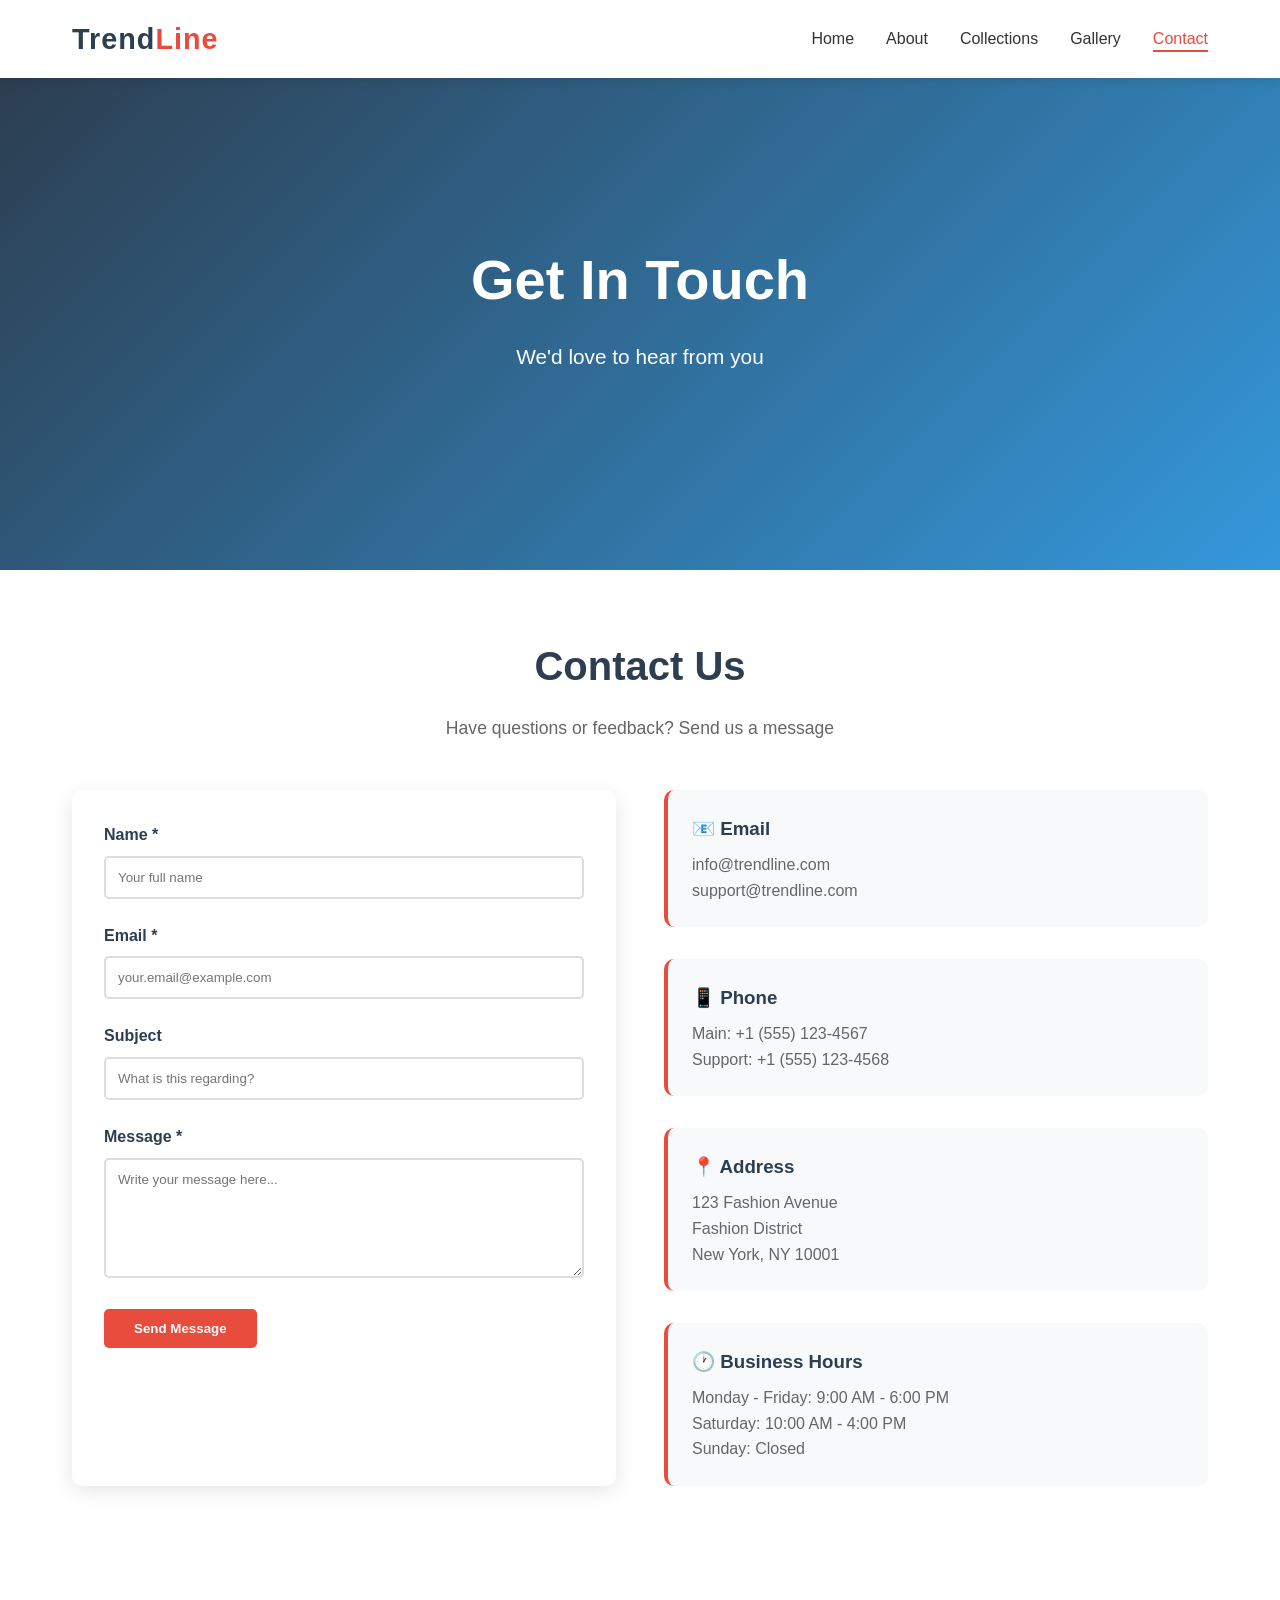
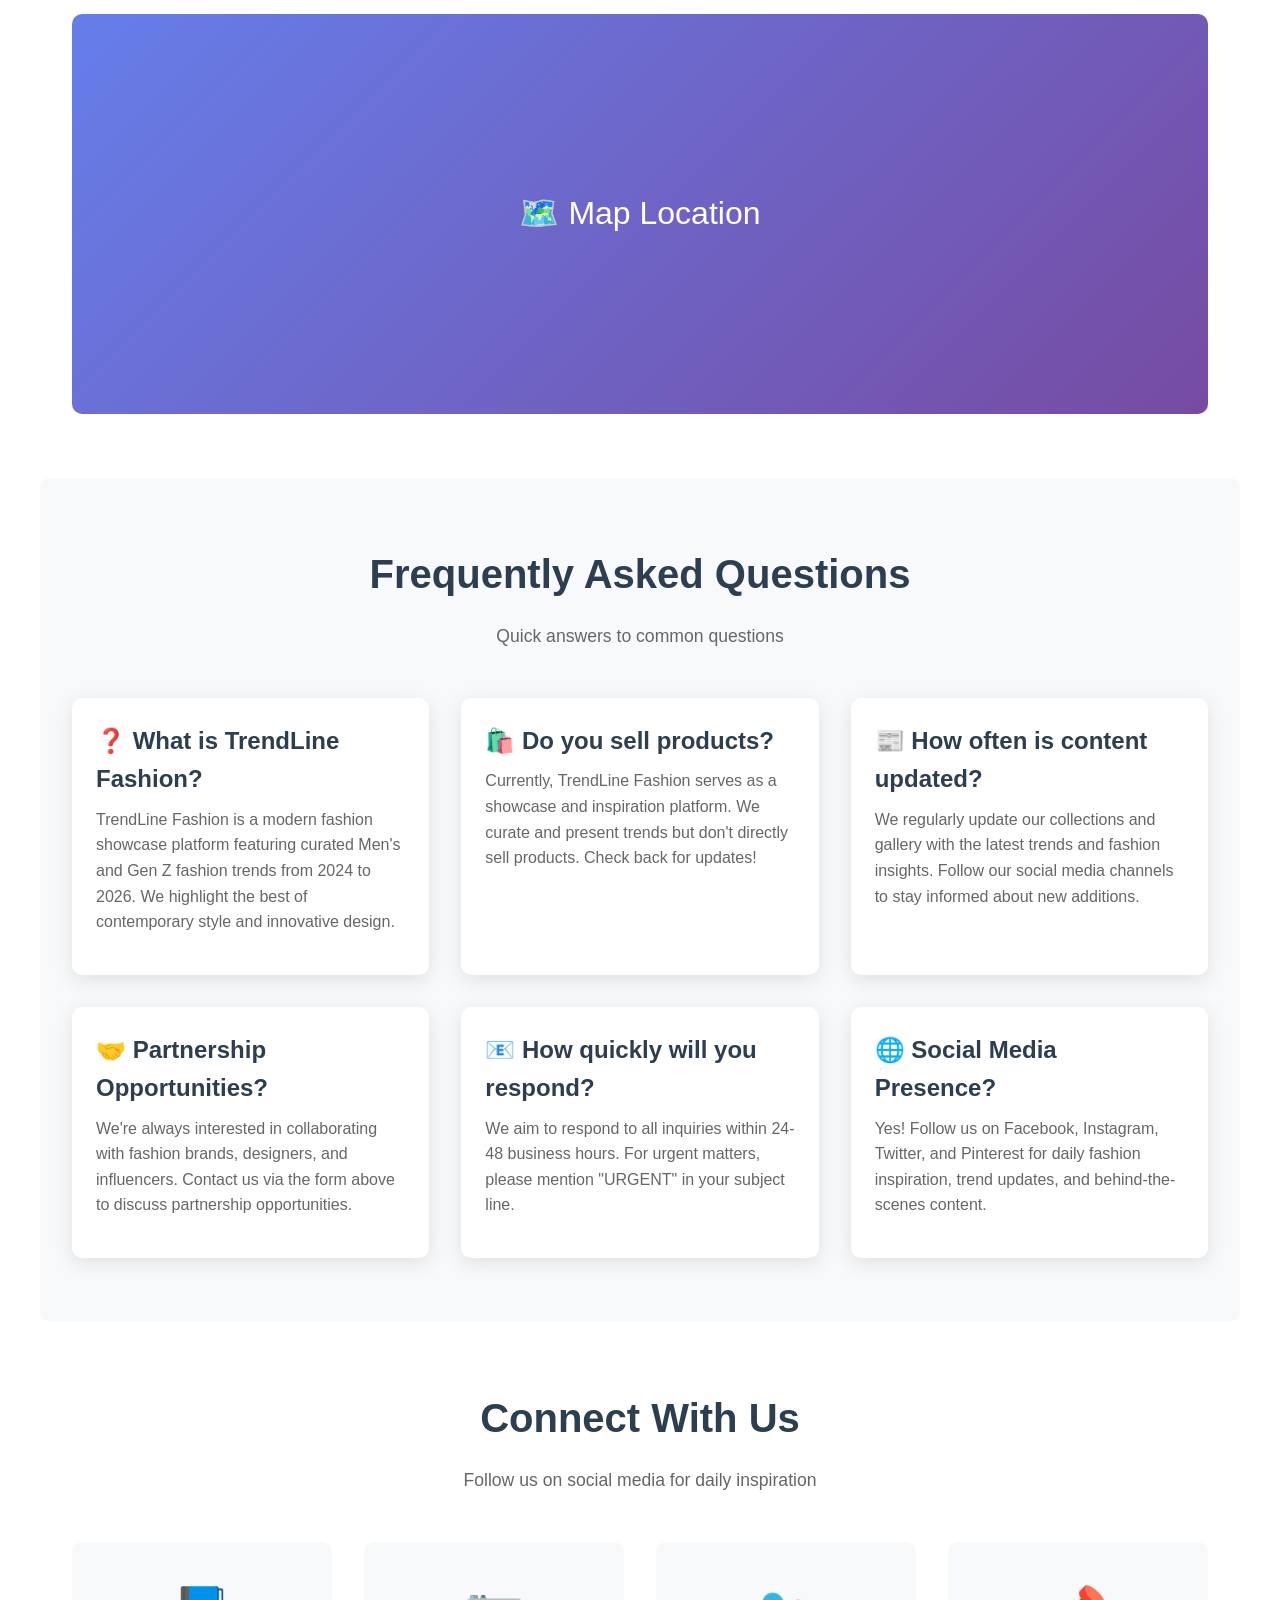
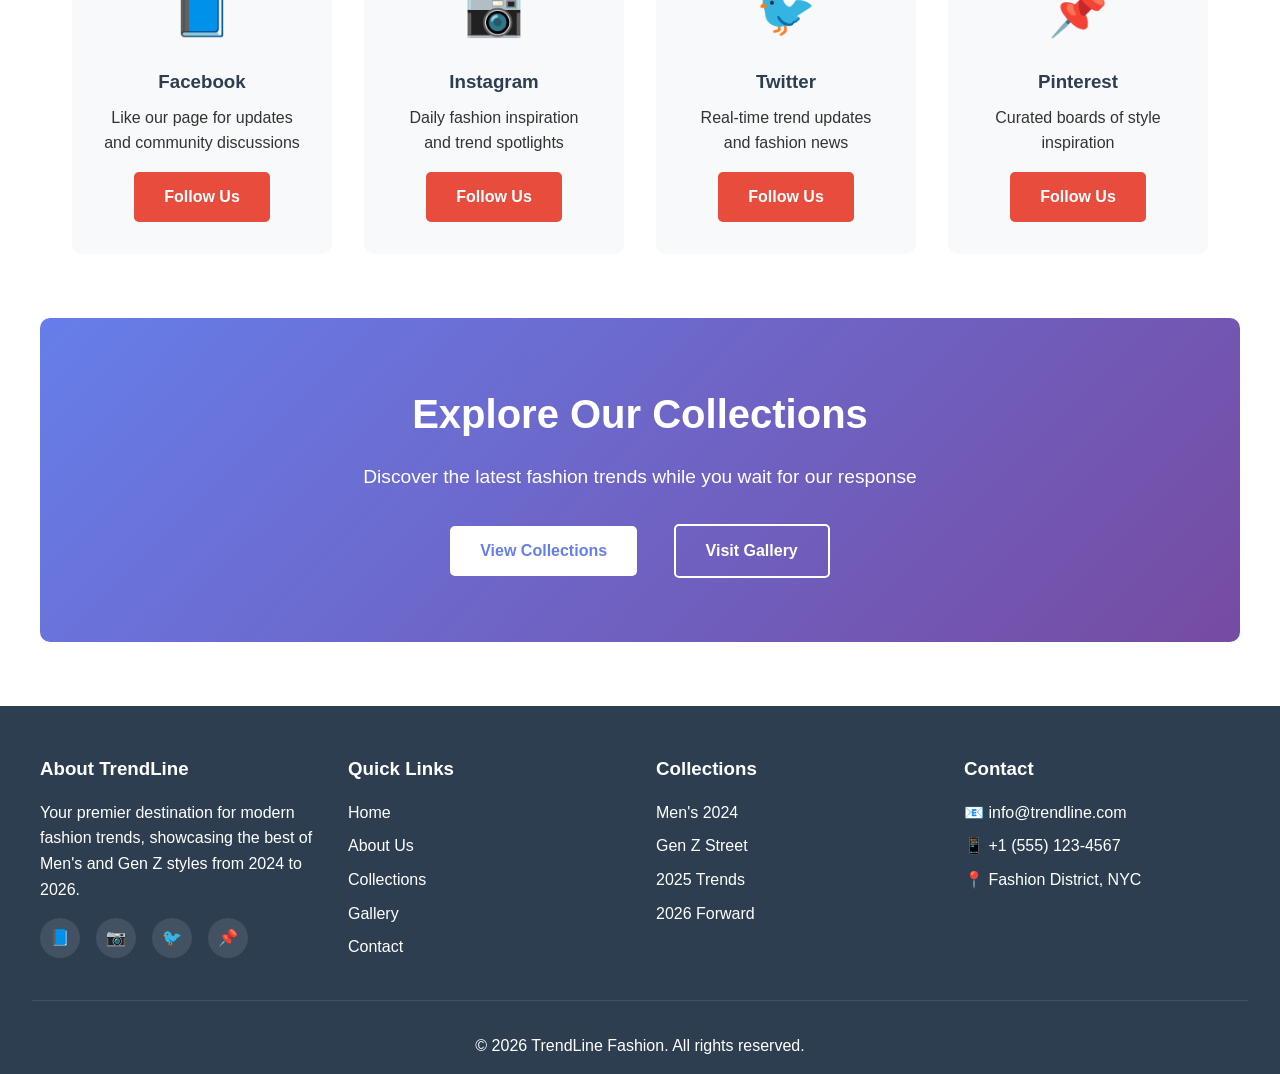
<file: contact.html>
<!DOCTYPE html>
<html lang="en">
<head>
    <meta charset="UTF-8">
    <meta name="viewport" content="width=device-width, initial-scale=1.0">
    <meta name="description" content="Contact TrendLine Fashion - Get in touch with us">
    <title>Contact - TrendLine Fashion</title>
    <link rel="stylesheet" href="css/styles.css">
</head>
<body>
    <!-- Navigation -->
    <header>
        <nav class="navbar">
            <a href="index.html" class="logo">Trend<span>Line</span></a>
            <ul class="nav-links">
                <li><a href="index.html">Home</a></li>
                <li><a href="about.html">About</a></li>
                <li><a href="collections.html">Collections</a></li>
                <li><a href="gallery.html">Gallery</a></li>
                <li><a href="contact.html">Contact</a></li>
            </ul>
            <div class="menu-toggle">
                <span></span>
                <span></span>
                <span></span>
            </div>
        </nav>
    </header>

    <!-- Hero Section -->
    <section class="hero">
        <div class="hero-content">
            <h1>Get In Touch</h1>
            <p>We'd love to hear from you</p>
        </div>
    </section>

    <!-- Contact Section -->
    <section class="container">
        <h2 class="section-title">Contact Us</h2>
        <p class="section-subtitle">Have questions or feedback? Send us a message</p>
        
        <div class="contact-wrapper">
            <div class="contact-form">
                <form id="contact-form">
                    <div class="form-group">
                        <label for="name">Name *</label>
                        <input type="text" id="name" name="name" required placeholder="Your full name">
                    </div>

                    <div class="form-group">
                        <label for="email">Email *</label>
                        <input type="email" id="email" name="email" required placeholder="your.email@example.com">
                    </div>

                    <div class="form-group">
                        <label for="subject">Subject</label>
                        <input type="text" id="subject" name="subject" placeholder="What is this regarding?">
                    </div>

                    <div class="form-group">
                        <label for="message">Message *</label>
                        <textarea id="message" name="message" required placeholder="Write your message here..."></textarea>
                    </div>

                    <button type="submit" class="btn">Send Message</button>
                </form>
            </div>

            <div class="contact-info">
                <div class="info-box">
                    <h3>📧 Email</h3>
                    <p>info@trendline.com</p>
                    <p>support@trendline.com</p>
                </div>

                <div class="info-box">
                    <h3>📱 Phone</h3>
                    <p>Main: +1 (555) 123-4567</p>
                    <p>Support: +1 (555) 123-4568</p>
                </div>

                <div class="info-box">
                    <h3>📍 Address</h3>
                    <p>123 Fashion Avenue</p>
                    <p>Fashion District</p>
                    <p>New York, NY 10001</p>
                </div>

                <div class="info-box">
                    <h3>🕐 Business Hours</h3>
                    <p>Monday - Friday: 9:00 AM - 6:00 PM</p>
                    <p>Saturday: 10:00 AM - 4:00 PM</p>
                    <p>Sunday: Closed</p>
                </div>
            </div>
        </div>
    </section>

    <!-- Map Section -->
    <section class="container">
        <div style="background: linear-gradient(135deg, #667eea 0%, #764ba2 100%); height: 400px; border-radius: 10px; display: flex; align-items: center; justify-content: center; color: white; font-size: 2rem;">
            🗺️ Map Location
        </div>
    </section>

    <!-- FAQ Section -->
    <section class="container" style="background: var(--light-bg); margin-top: 0; padding: 4rem 2rem; border-radius: 10px;">
        <h2 class="section-title">Frequently Asked Questions</h2>
        <p class="section-subtitle">Quick answers to common questions</p>
        
        <div class="collections-grid">
            <div class="collection-card">
                <div class="collection-content">
                    <h3>❓ What is TrendLine Fashion?</h3>
                    <p>TrendLine Fashion is a modern fashion showcase platform featuring curated Men's and Gen Z fashion trends from 2024 to 2026. We highlight the best of contemporary style and innovative design.</p>
                </div>
            </div>

            <div class="collection-card">
                <div class="collection-content">
                    <h3>🛍️ Do you sell products?</h3>
                    <p>Currently, TrendLine Fashion serves as a showcase and inspiration platform. We curate and present trends but don't directly sell products. Check back for updates!</p>
                </div>
            </div>

            <div class="collection-card">
                <div class="collection-content">
                    <h3>📰 How often is content updated?</h3>
                    <p>We regularly update our collections and gallery with the latest trends and fashion insights. Follow our social media channels to stay informed about new additions.</p>
                </div>
            </div>

            <div class="collection-card">
                <div class="collection-content">
                    <h3>🤝 Partnership Opportunities?</h3>
                    <p>We're always interested in collaborating with fashion brands, designers, and influencers. Contact us via the form above to discuss partnership opportunities.</p>
                </div>
            </div>

            <div class="collection-card">
                <div class="collection-content">
                    <h3>📧 How quickly will you respond?</h3>
                    <p>We aim to respond to all inquiries within 24-48 business hours. For urgent matters, please mention "URGENT" in your subject line.</p>
                </div>
            </div>

            <div class="collection-card">
                <div class="collection-content">
                    <h3>🌐 Social Media Presence?</h3>
                    <p>Yes! Follow us on Facebook, Instagram, Twitter, and Pinterest for daily fashion inspiration, trend updates, and behind-the-scenes content.</p>
                </div>
            </div>
        </div>
    </section>

    <!-- Social Media Section -->
    <section class="container">
        <h2 class="section-title">Connect With Us</h2>
        <p class="section-subtitle">Follow us on social media for daily inspiration</p>
        
        <div class="features">
            <div class="feature-box">
                <div class="feature-icon">📘</div>
                <h3>Facebook</h3>
                <p>Like our page for updates and community discussions</p>
                <a href="#" class="btn" style="margin-top: 1rem;">Follow Us</a>
            </div>

            <div class="feature-box">
                <div class="feature-icon">📷</div>
                <h3>Instagram</h3>
                <p>Daily fashion inspiration and trend spotlights</p>
                <a href="#" class="btn" style="margin-top: 1rem;">Follow Us</a>
            </div>

            <div class="feature-box">
                <div class="feature-icon">🐦</div>
                <h3>Twitter</h3>
                <p>Real-time trend updates and fashion news</p>
                <a href="#" class="btn" style="margin-top: 1rem;">Follow Us</a>
            </div>

            <div class="feature-box">
                <div class="feature-icon">📌</div>
                <h3>Pinterest</h3>
                <p>Curated boards of style inspiration</p>
                <a href="#" class="btn" style="margin-top: 1rem;">Follow Us</a>
            </div>
        </div>
    </section>

    <!-- Call to Action -->
    <section class="container" style="text-align: center; padding: 4rem 2rem; background: linear-gradient(135deg, #667eea 0%, #764ba2 100%); border-radius: 10px; color: white; margin-bottom: 2rem;">
        <h2 style="font-size: 2.5rem; margin-bottom: 1rem;">Explore Our Collections</h2>
        <p style="font-size: 1.2rem; margin-bottom: 2rem;">Discover the latest fashion trends while you wait for our response</p>
        <a href="collections.html" class="btn" style="background: white; color: #667eea; margin-right: 1rem;">View Collections</a>
        <a href="gallery.html" class="btn btn-secondary" style="border-color: white;">Visit Gallery</a>
    </section>

    <!-- Footer -->
    <footer>
        <div class="footer-content">
            <div class="footer-section">
                <h3>About TrendLine</h3>
                <p>Your premier destination for modern fashion trends, showcasing the best of Men's and Gen Z styles from 2024 to 2026.</p>
                <div class="social-links">
                    <a href="#" aria-label="Facebook">📘</a>
                    <a href="#" aria-label="Instagram">📷</a>
                    <a href="#" aria-label="Twitter">🐦</a>
                    <a href="#" aria-label="Pinterest">📌</a>
                </div>
            </div>

            <div class="footer-section">
                <h3>Quick Links</h3>
                <ul>
                    <li><a href="index.html">Home</a></li>
                    <li><a href="about.html">About Us</a></li>
                    <li><a href="collections.html">Collections</a></li>
                    <li><a href="gallery.html">Gallery</a></li>
                    <li><a href="contact.html">Contact</a></li>
                </ul>
            </div>

            <div class="footer-section">
                <h3>Collections</h3>
                <ul>
                    <li><a href="collections.html">Men's 2024</a></li>
                    <li><a href="collections.html">Gen Z Street</a></li>
                    <li><a href="collections.html">2025 Trends</a></li>
                    <li><a href="collections.html">2026 Forward</a></li>
                </ul>
            </div>

            <div class="footer-section">
                <h3>Contact</h3>
                <ul>
                    <li>📧 info@trendline.com</li>
                    <li>📱 +1 (555) 123-4567</li>
                    <li>📍 Fashion District, NYC</li>
                </ul>
            </div>
        </div>

        <div class="footer-bottom">
            <p>&copy; <span id="current-year">2024</span> TrendLine Fashion. All rights reserved.</p>
        </div>
    </footer>

    <script src="js/script.js"></script>
</body>
</html>
</file>
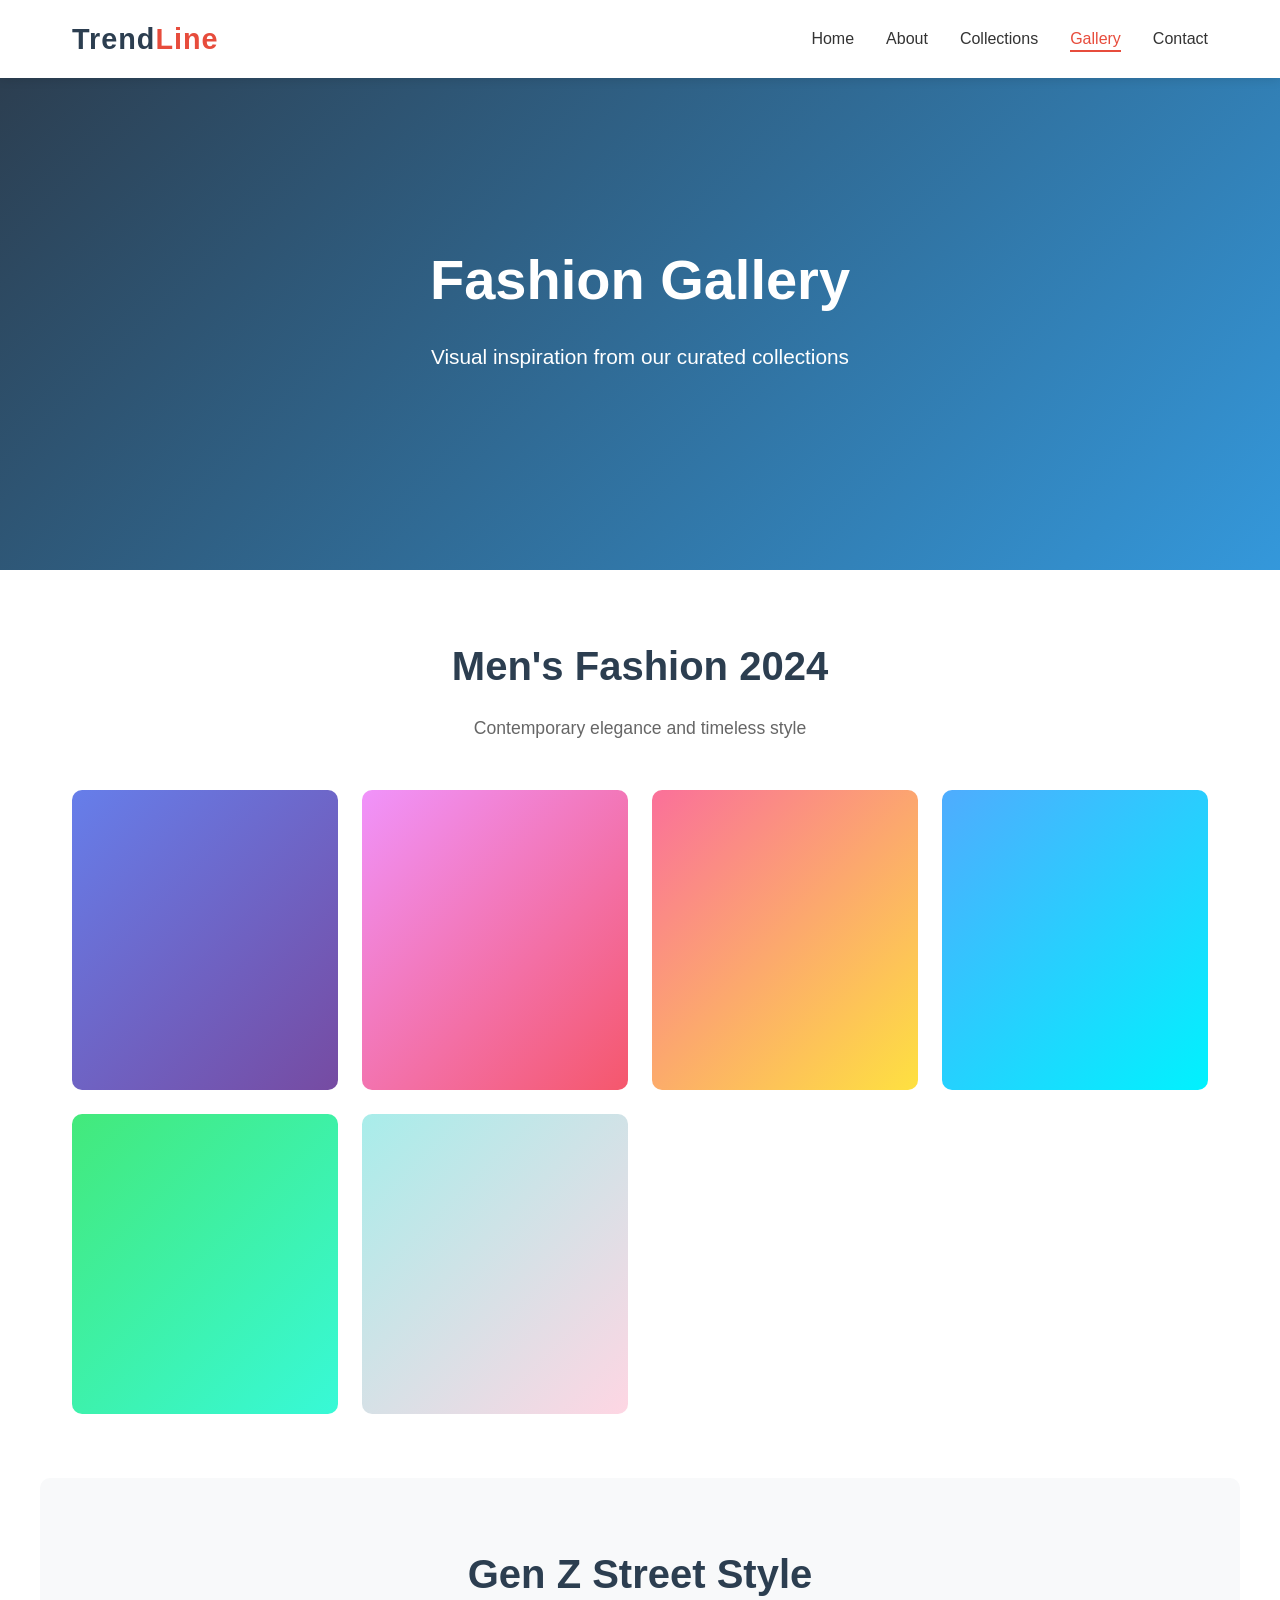
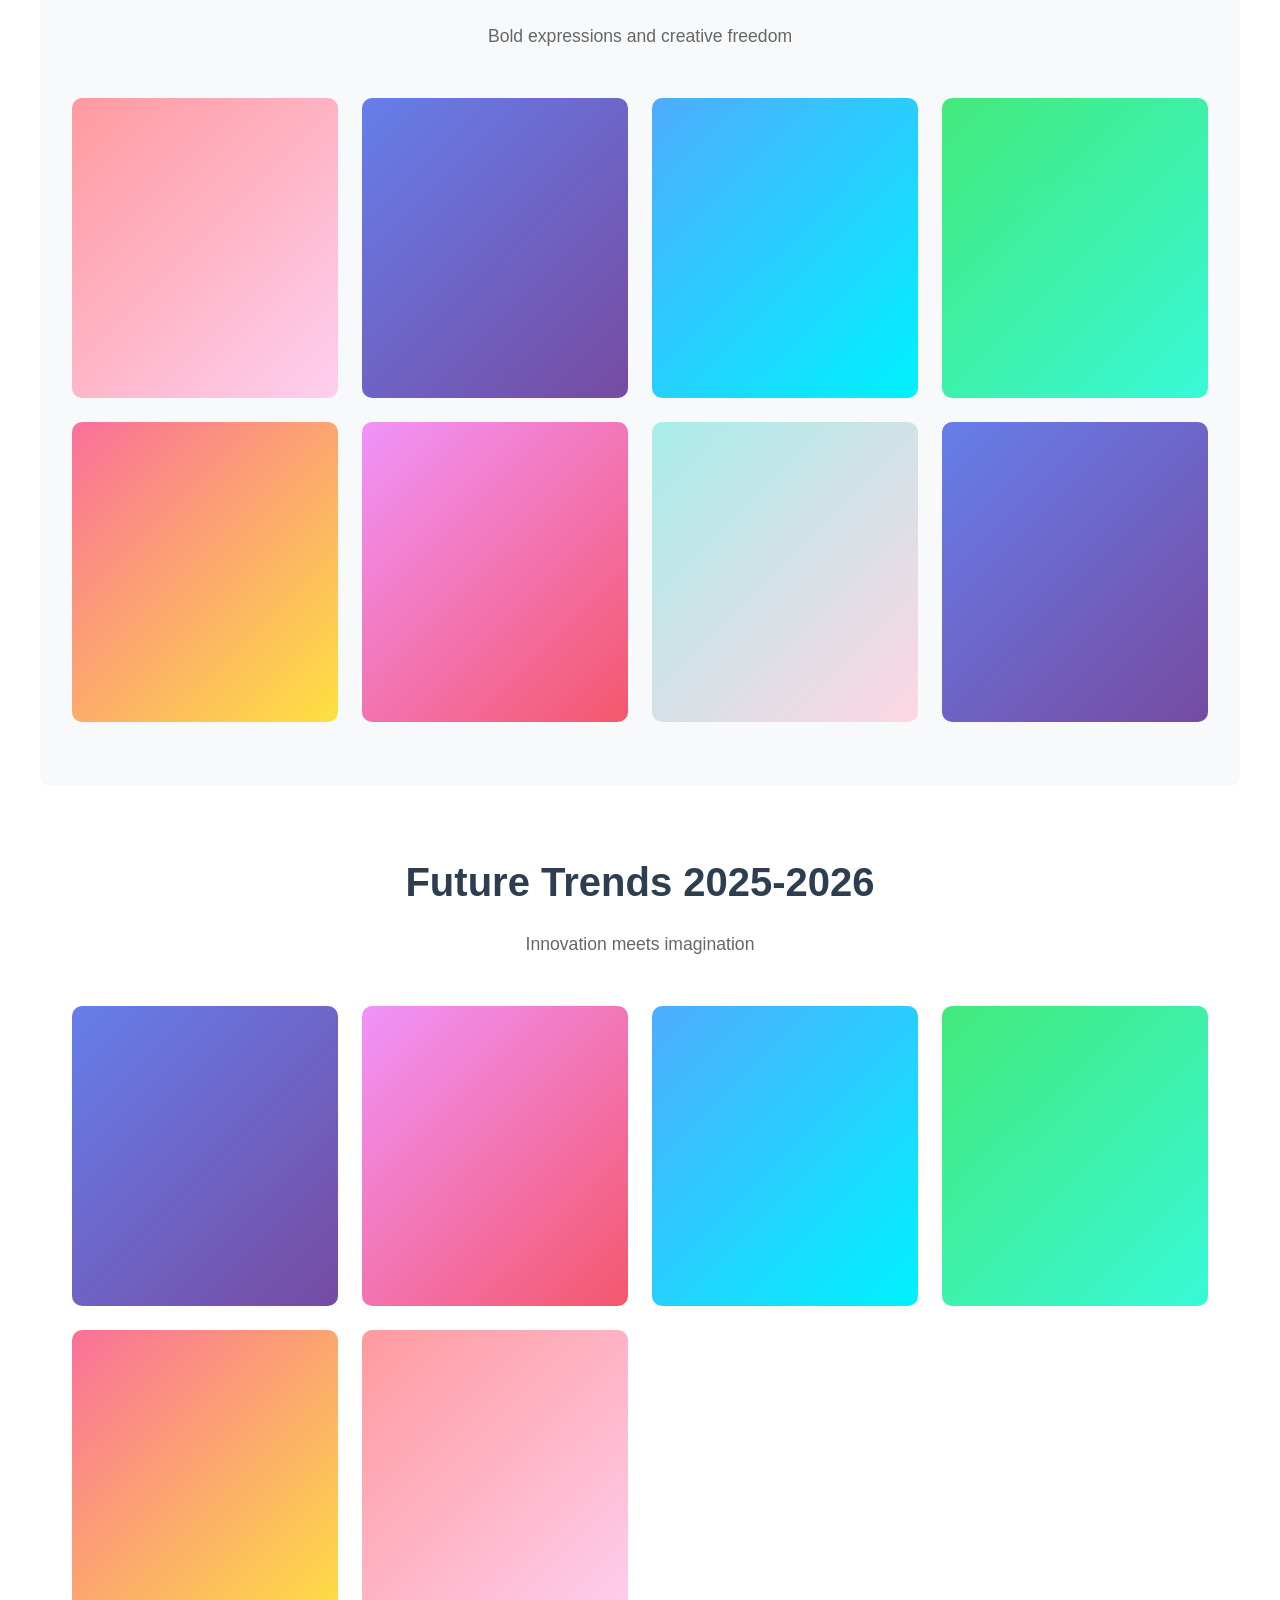
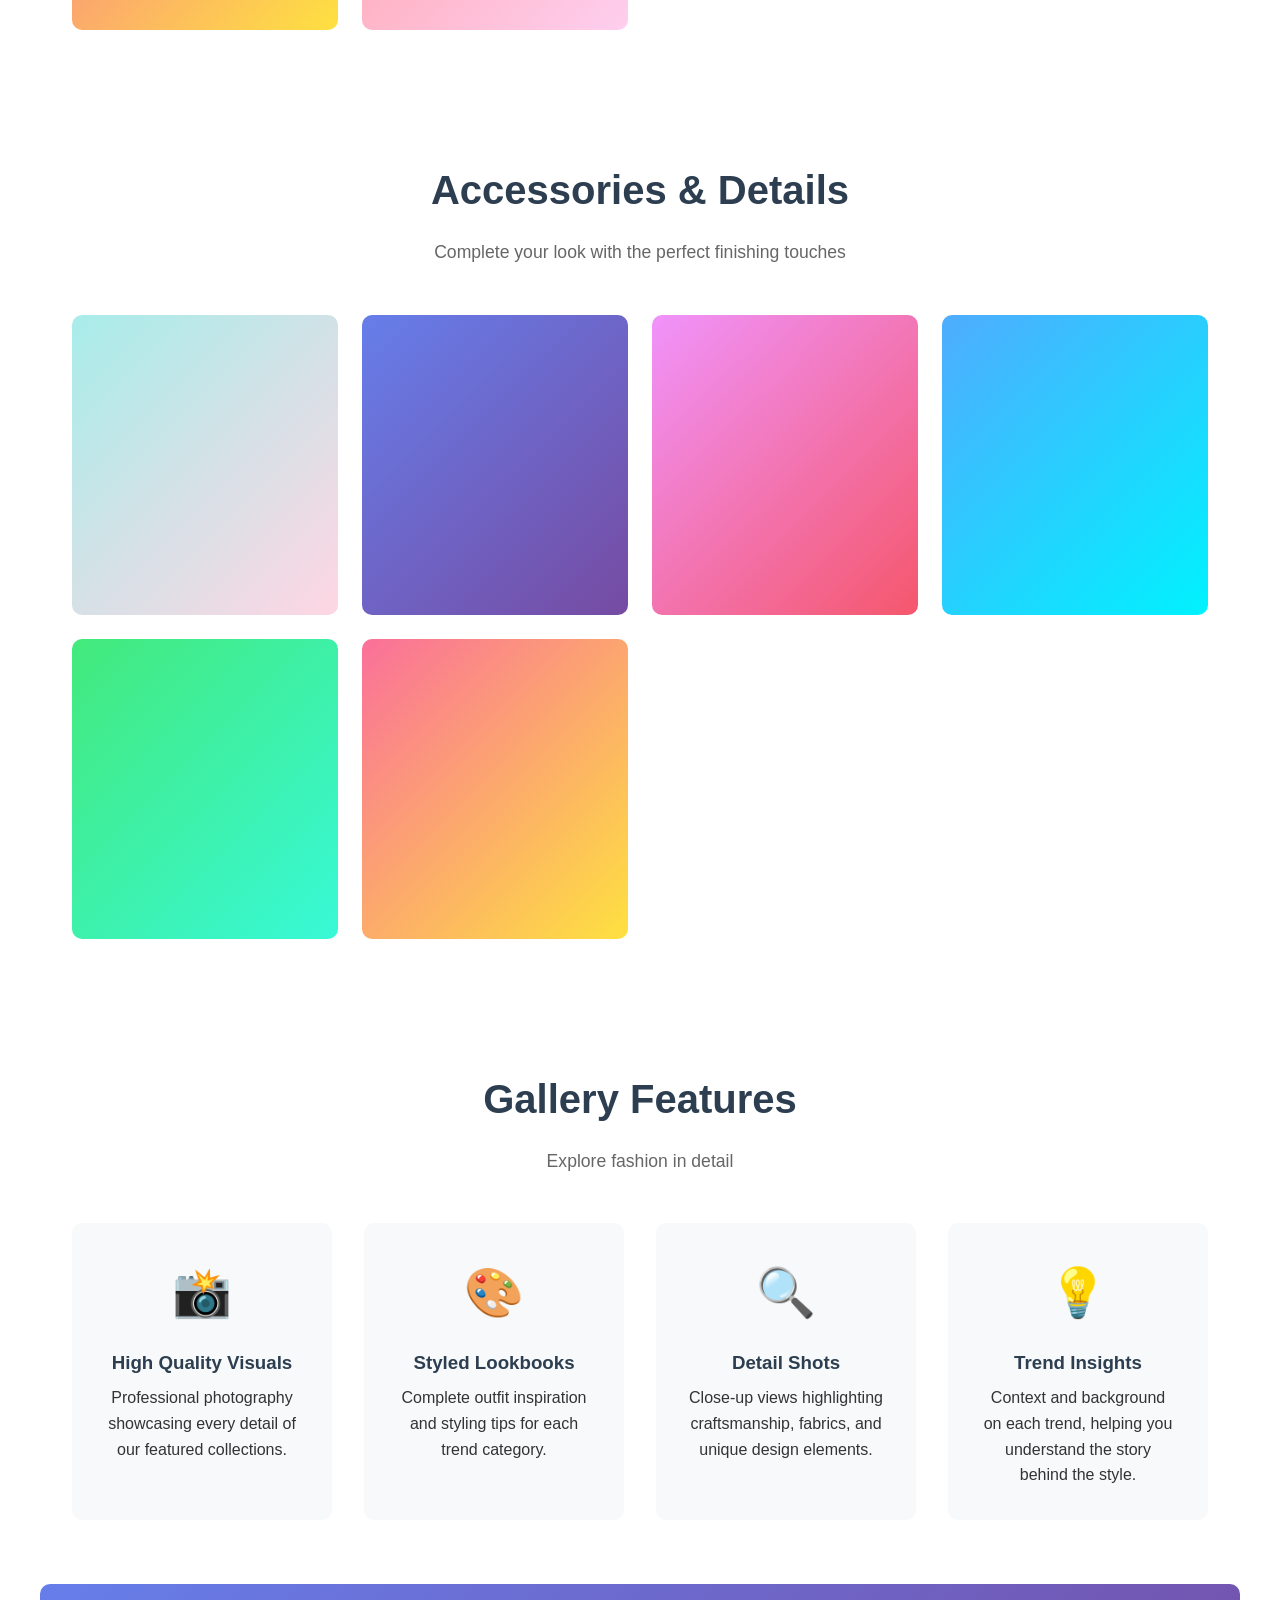
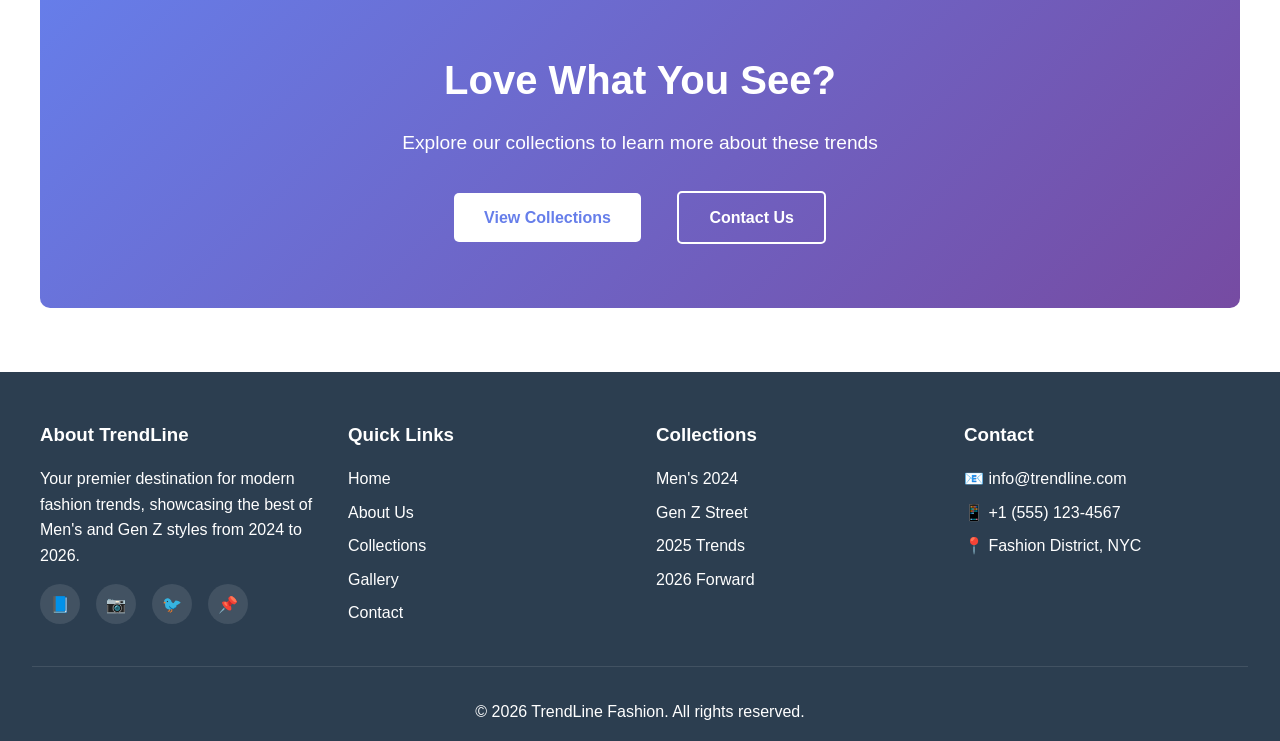
<file: gallery.html>
<!DOCTYPE html>
<html lang="en">
<head>
    <meta charset="UTF-8">
    <meta name="viewport" content="width=device-width, initial-scale=1.0">
    <meta name="description" content="Explore the TrendLine Fashion gallery - Visual showcase of modern fashion trends">
    <title>Gallery - TrendLine Fashion</title>
    <link rel="stylesheet" href="css/styles.css">
</head>
<body>
    <!-- Navigation -->
    <header>
        <nav class="navbar">
            <a href="index.html" class="logo">Trend<span>Line</span></a>
            <ul class="nav-links">
                <li><a href="index.html">Home</a></li>
                <li><a href="about.html">About</a></li>
                <li><a href="collections.html">Collections</a></li>
                <li><a href="gallery.html">Gallery</a></li>
                <li><a href="contact.html">Contact</a></li>
            </ul>
            <div class="menu-toggle">
                <span></span>
                <span></span>
                <span></span>
            </div>
        </nav>
    </header>

    <!-- Hero Section -->
    <section class="hero">
        <div class="hero-content">
            <h1>Fashion Gallery</h1>
            <p>Visual inspiration from our curated collections</p>
        </div>
    </section>

    <!-- Gallery Section -->
    <section class="container">
        <h2 class="section-title">Men's Fashion 2024</h2>
        <p class="section-subtitle">Contemporary elegance and timeless style</p>
        
        <div class="gallery-grid">
            <div class="gallery-item" style="background: linear-gradient(135deg, #667eea 0%, #764ba2 100%);">
                <div class="gallery-overlay">
                    <span>Classic Suit</span>
                </div>
            </div>

            <div class="gallery-item" style="background: linear-gradient(135deg, #f093fb 0%, #f5576c 100%);">
                <div class="gallery-overlay">
                    <span>Smart Casual</span>
                </div>
            </div>

            <div class="gallery-item" style="background: linear-gradient(135deg, #fa709a 0%, #fee140 100%);">
                <div class="gallery-overlay">
                    <span>Weekend Style</span>
                </div>
            </div>

            <div class="gallery-item" style="background: linear-gradient(135deg, #4facfe 0%, #00f2fe 100%);">
                <div class="gallery-overlay">
                    <span>Athletic Wear</span>
                </div>
            </div>

            <div class="gallery-item" style="background: linear-gradient(135deg, #43e97b 0%, #38f9d7 100%);">
                <div class="gallery-overlay">
                    <span>Business Casual</span>
                </div>
            </div>

            <div class="gallery-item" style="background: linear-gradient(135deg, #a8edea 0%, #fed6e3 100%);">
                <div class="gallery-overlay">
                    <span>Evening Attire</span>
                </div>
            </div>
        </div>
    </section>

    <!-- Gen Z Gallery -->
    <section class="container" style="background: var(--light-bg); margin-top: 0; padding: 4rem 2rem; border-radius: 10px;">
        <h2 class="section-title">Gen Z Street Style</h2>
        <p class="section-subtitle">Bold expressions and creative freedom</p>
        
        <div class="gallery-grid">
            <div class="gallery-item" style="background: linear-gradient(135deg, #ff9a9e 0%, #fecfef 100%);">
                <div class="gallery-overlay">
                    <span>Oversized Hoodie</span>
                </div>
            </div>

            <div class="gallery-item" style="background: linear-gradient(135deg, #667eea 0%, #764ba2 100%);">
                <div class="gallery-overlay">
                    <span>Graphic Tees</span>
                </div>
            </div>

            <div class="gallery-item" style="background: linear-gradient(135deg, #4facfe 0%, #00f2fe 100%);">
                <div class="gallery-overlay">
                    <span>Color Blocking</span>
                </div>
            </div>

            <div class="gallery-item" style="background: linear-gradient(135deg, #43e97b 0%, #38f9d7 100%);">
                <div class="gallery-overlay">
                    <span>Sustainable Style</span>
                </div>
            </div>

            <div class="gallery-item" style="background: linear-gradient(135deg, #fa709a 0%, #fee140 100%);">
                <div class="gallery-overlay">
                    <span>Vintage Mix</span>
                </div>
            </div>

            <div class="gallery-item" style="background: linear-gradient(135deg, #f093fb 0%, #f5576c 100%);">
                <div class="gallery-overlay">
                    <span>Statement Sneakers</span>
                </div>
            </div>

            <div class="gallery-item" style="background: linear-gradient(135deg, #a8edea 0%, #fed6e3 100%);">
                <div class="gallery-overlay">
                    <span>Layered Look</span>
                </div>
            </div>

            <div class="gallery-item" style="background: linear-gradient(135deg, #667eea 0%, #764ba2 100%);">
                <div class="gallery-overlay">
                    <span>Cargo Pants</span>
                </div>
            </div>
        </div>
    </section>

    <!-- 2025-2026 Gallery -->
    <section class="container">
        <h2 class="section-title">Future Trends 2025-2026</h2>
        <p class="section-subtitle">Innovation meets imagination</p>
        
        <div class="gallery-grid">
            <div class="gallery-item" style="background: linear-gradient(135deg, #667eea 0%, #764ba2 100%);">
                <div class="gallery-overlay">
                    <span>Tech Fabric</span>
                </div>
            </div>

            <div class="gallery-item" style="background: linear-gradient(135deg, #f093fb 0%, #f5576c 100%);">
                <div class="gallery-overlay">
                    <span>Avant-Garde</span>
                </div>
            </div>

            <div class="gallery-item" style="background: linear-gradient(135deg, #4facfe 0%, #00f2fe 100%);">
                <div class="gallery-overlay">
                    <span>Zero Waste</span>
                </div>
            </div>

            <div class="gallery-item" style="background: linear-gradient(135deg, #43e97b 0%, #38f9d7 100%);">
                <div class="gallery-overlay">
                    <span>Smart Clothing</span>
                </div>
            </div>

            <div class="gallery-item" style="background: linear-gradient(135deg, #fa709a 0%, #fee140 100%);">
                <div class="gallery-overlay">
                    <span>Modular Design</span>
                </div>
            </div>

            <div class="gallery-item" style="background: linear-gradient(135deg, #ff9a9e 0%, #fecfef 100%);">
                <div class="gallery-overlay">
                    <span>Bio Fabrics</span>
                </div>
            </div>
        </div>
    </section>

    <!-- Accessories Gallery -->
    <section class="container">
        <h2 class="section-title">Accessories & Details</h2>
        <p class="section-subtitle">Complete your look with the perfect finishing touches</p>
        
        <div class="gallery-grid">
            <div class="gallery-item" style="background: linear-gradient(135deg, #a8edea 0%, #fed6e3 100%);">
                <div class="gallery-overlay">
                    <span>Designer Watches</span>
                </div>
            </div>

            <div class="gallery-item" style="background: linear-gradient(135deg, #667eea 0%, #764ba2 100%);">
                <div class="gallery-overlay">
                    <span>Luxury Bags</span>
                </div>
            </div>

            <div class="gallery-item" style="background: linear-gradient(135deg, #f093fb 0%, #f5576c 100%);">
                <div class="gallery-overlay">
                    <span>Statement Jewelry</span>
                </div>
            </div>

            <div class="gallery-item" style="background: linear-gradient(135deg, #4facfe 0%, #00f2fe 100%);">
                <div class="gallery-overlay">
                    <span>Premium Sunglasses</span>
                </div>
            </div>

            <div class="gallery-item" style="background: linear-gradient(135deg, #43e97b 0%, #38f9d7 100%);">
                <div class="gallery-overlay">
                    <span>Designer Belts</span>
                </div>
            </div>

            <div class="gallery-item" style="background: linear-gradient(135deg, #fa709a 0%, #fee140 100%);">
                <div class="gallery-overlay">
                    <span>Fashion Hats</span>
                </div>
            </div>
        </div>
    </section>

    <!-- Gallery Features -->
    <section class="container">
        <h2 class="section-title">Gallery Features</h2>
        <p class="section-subtitle">Explore fashion in detail</p>
        
        <div class="features">
            <div class="feature-box">
                <div class="feature-icon">📸</div>
                <h3>High Quality Visuals</h3>
                <p>Professional photography showcasing every detail of our featured collections.</p>
            </div>

            <div class="feature-box">
                <div class="feature-icon">🎨</div>
                <h3>Styled Lookbooks</h3>
                <p>Complete outfit inspiration and styling tips for each trend category.</p>
            </div>

            <div class="feature-box">
                <div class="feature-icon">🔍</div>
                <h3>Detail Shots</h3>
                <p>Close-up views highlighting craftsmanship, fabrics, and unique design elements.</p>
            </div>

            <div class="feature-box">
                <div class="feature-icon">💡</div>
                <h3>Trend Insights</h3>
                <p>Context and background on each trend, helping you understand the story behind the style.</p>
            </div>
        </div>
    </section>

    <!-- Call to Action -->
    <section class="container" style="text-align: center; padding: 4rem 2rem; background: linear-gradient(135deg, #667eea 0%, #764ba2 100%); border-radius: 10px; color: white; margin-bottom: 2rem;">
        <h2 style="font-size: 2.5rem; margin-bottom: 1rem;">Love What You See?</h2>
        <p style="font-size: 1.2rem; margin-bottom: 2rem;">Explore our collections to learn more about these trends</p>
        <a href="collections.html" class="btn" style="background: white; color: #667eea; margin-right: 1rem;">View Collections</a>
        <a href="contact.html" class="btn btn-secondary" style="border-color: white;">Contact Us</a>
    </section>

    <!-- Footer -->
    <footer>
        <div class="footer-content">
            <div class="footer-section">
                <h3>About TrendLine</h3>
                <p>Your premier destination for modern fashion trends, showcasing the best of Men's and Gen Z styles from 2024 to 2026.</p>
                <div class="social-links">
                    <a href="#" aria-label="Facebook">📘</a>
                    <a href="#" aria-label="Instagram">📷</a>
                    <a href="#" aria-label="Twitter">🐦</a>
                    <a href="#" aria-label="Pinterest">📌</a>
                </div>
            </div>

            <div class="footer-section">
                <h3>Quick Links</h3>
                <ul>
                    <li><a href="index.html">Home</a></li>
                    <li><a href="about.html">About Us</a></li>
                    <li><a href="collections.html">Collections</a></li>
                    <li><a href="gallery.html">Gallery</a></li>
                    <li><a href="contact.html">Contact</a></li>
                </ul>
            </div>

            <div class="footer-section">
                <h3>Collections</h3>
                <ul>
                    <li><a href="collections.html">Men's 2024</a></li>
                    <li><a href="collections.html">Gen Z Street</a></li>
                    <li><a href="collections.html">2025 Trends</a></li>
                    <li><a href="collections.html">2026 Forward</a></li>
                </ul>
            </div>

            <div class="footer-section">
                <h3>Contact</h3>
                <ul>
                    <li>📧 info@trendline.com</li>
                    <li>📱 +1 (555) 123-4567</li>
                    <li>📍 Fashion District, NYC</li>
                </ul>
            </div>
        </div>

        <div class="footer-bottom">
            <p>&copy; <span id="current-year">2024</span> TrendLine Fashion. All rights reserved.</p>
        </div>
    </footer>

    <script src="js/script.js"></script>
</body>
</html>
</file>
<file: styles.css>
/* Reset and Base Styles */
* {
    margin: 0;
    padding: 0;
    box-sizing: border-box;
}

:root {
    --primary-color: #2c3e50;
    --secondary-color: #e74c3c;
    --accent-color: #3498db;
    --text-dark: #2c3e50;
    --text-light: #7f8c8d;
    --bg-light: #ecf0f1;
    --white: #ffffff;
    --gradient-1: linear-gradient(135deg, #667eea 0%, #764ba2 100%);
    --gradient-2: linear-gradient(135deg, #f093fb 0%, #f5576c 100%);
    --shadow-sm: 0 2px 4px rgba(0, 0, 0, 0.1);
    --shadow-md: 0 4px 6px rgba(0, 0, 0, 0.1);
    --shadow-lg: 0 10px 25px rgba(0, 0, 0, 0.15);
    --transition: all 0.3s ease;
}

body {
    font-family: 'Segoe UI', Tahoma, Geneva, Verdana, sans-serif;
    line-height: 1.6;
    color: var(--text-dark);
    overflow-x: hidden;
    opacity: 0;
    transition: opacity 0.5s ease;
}

body.loaded {
    opacity: 1;
}

.container {
    max-width: 1200px;
    margin: 0 auto;
    padding: 0 20px;
}

/* Header and Navigation */
.header {
    background: var(--white);
    box-shadow: var(--shadow-sm);
    position: sticky;
    top: 0;
    z-index: 1000;
    transition: var(--transition);
}

.navbar {
    padding: 1rem 0;
}

.navbar .container {
    display: flex;
    justify-content: space-between;
    align-items: center;
}

.nav-brand .logo {
    font-size: 1.8rem;
    font-weight: 700;
    color: var(--primary-color);
    letter-spacing: -1px;
}

.nav-menu {
    display: flex;
    list-style: none;
    gap: 2rem;
    align-items: center;
}

.nav-link {
    text-decoration: none;
    color: var(--text-dark);
    font-weight: 500;
    transition: var(--transition);
    position: relative;
}

.nav-link::after {
    content: '';
    position: absolute;
    bottom: -5px;
    left: 0;
    width: 0;
    height: 2px;
    background: var(--secondary-color);
    transition: var(--transition);
}

.nav-link:hover::after,
.nav-link.active::after {
    width: 100%;
}

.nav-link:hover,
.nav-link.active {
    color: var(--secondary-color);
}

.nav-toggle {
    display: none;
    flex-direction: column;
    background: none;
    border: none;
    cursor: pointer;
    padding: 0.5rem;
}

.nav-toggle span {
    width: 25px;
    height: 3px;
    background: var(--primary-color);
    margin: 3px 0;
    transition: var(--transition);
    border-radius: 3px;
}

/* Hero Section */
.hero {
    position: relative;
    height: 100vh;
    min-height: 600px;
    display: flex;
    align-items: center;
    justify-content: center;
    background: linear-gradient(135deg, #667eea 0%, #764ba2 50%, #f093fb 100%);
    background-size: 200% 200%;
    animation: gradientShift 15s ease infinite;
    overflow: hidden;
}

@keyframes gradientShift {
    0% { background-position: 0% 50%; }
    50% { background-position: 100% 50%; }
    100% { background-position: 0% 50%; }
}

.hero-overlay {
    position: absolute;
    top: 0;
    left: 0;
    width: 100%;
    height: 100%;
    background: rgba(0, 0, 0, 0.3);
}

.hero-content {
    position: relative;
    z-index: 1;
    text-align: center;
    color: var(--white);
    max-width: 800px;
    padding: 2rem;
    animation: fadeInUp 1s ease;
}

@keyframes fadeInUp {
    from {
        opacity: 0;
        transform: translateY(30px);
    }
    to {
        opacity: 1;
        transform: translateY(0);
    }
}

.hero-title {
    font-size: 3.5rem;
    font-weight: 700;
    margin-bottom: 1rem;
    line-height: 1.2;
    text-shadow: 2px 2px 4px rgba(0, 0, 0, 0.3);
}

.hero-subtitle {
    font-size: 1.5rem;
    margin-bottom: 2rem;
    opacity: 0.95;
}

/* Buttons */
.btn {
    display: inline-block;
    padding: 1rem 2.5rem;
    text-decoration: none;
    border-radius: 50px;
    font-weight: 600;
    transition: var(--transition);
    border: none;
    cursor: pointer;
    font-size: 1rem;
}

.btn-primary {
    background: var(--secondary-color);
    color: var(--white);
    box-shadow: var(--shadow-md);
}

.btn-primary:hover {
    background: #c0392b;
    transform: translateY(-2px);
    box-shadow: var(--shadow-lg);
}

.btn-secondary {
    background: transparent;
    color: var(--white);
    border: 2px solid var(--white);
}

.btn-secondary:hover {
    background: var(--white);
    color: var(--primary-color);
    transform: translateY(-2px);
}

.btn-newsletter {
    background: var(--secondary-color);
    color: var(--white);
    padding: 0.75rem 1.5rem;
    border-radius: 5px;
}

.btn-newsletter:hover {
    background: #c0392b;
}

/* Featured Collections Section */
.featured-collections {
    padding: 5rem 0;
    background: var(--bg-light);
}

.section-header {
    text-align: center;
    margin-bottom: 3rem;
}

.section-title {
    font-size: 2.5rem;
    color: var(--primary-color);
    margin-bottom: 1rem;
}

.section-description {
    font-size: 1.1rem;
    color: var(--text-light);
    max-width: 600px;
    margin: 0 auto;
}

.collections-grid {
    display: grid;
    grid-template-columns: repeat(auto-fit, minmax(300px, 1fr));
    gap: 2rem;
    margin-top: 2rem;
}

.collection-card {
    background: var(--white);
    border-radius: 15px;
    overflow: hidden;
    box-shadow: var(--shadow-md);
    transition: var(--transition);
    cursor: pointer;
}

.collection-card:hover {
    transform: translateY(-10px);
    box-shadow: var(--shadow-lg);
}

.collection-image {
    height: 250px;
    display: flex;
    align-items: center;
    justify-content: center;
    position: relative;
}

.collection-year {
    font-size: 3rem;
    font-weight: 700;
    color: var(--white);
    text-shadow: 2px 2px 4px rgba(0, 0, 0, 0.3);
}

.collection-content {
    padding: 1.5rem;
}

.collection-title {
    font-size: 1.5rem;
    color: var(--primary-color);
    margin-bottom: 0.5rem;
}

.collection-description {
    color: var(--text-light);
    margin-bottom: 1rem;
    line-height: 1.6;
}

.collection-link {
    color: var(--accent-color);
    text-decoration: none;
    font-weight: 600;
    transition: var(--transition);
}

.collection-link:hover {
    color: var(--secondary-color);
    margin-left: 5px;
}

/* Call to Action Section */
.cta-section {
    background: var(--gradient-1);
    padding: 5rem 0;
    text-align: center;
}

.cta-content {
    max-width: 700px;
    margin: 0 auto;
}

.cta-title {
    font-size: 2.5rem;
    color: var(--white);
    margin-bottom: 1rem;
}

.cta-description {
    font-size: 1.2rem;
    color: var(--white);
    opacity: 0.95;
    margin-bottom: 2rem;
}

.cta-buttons {
    display: flex;
    gap: 1rem;
    justify-content: center;
    flex-wrap: wrap;
}

/* Footer */
.footer {
    background: var(--primary-color);
    color: var(--white);
    padding: 3rem 0 1rem;
}

.footer-grid {
    display: grid;
    grid-template-columns: repeat(auto-fit, minmax(250px, 1fr));
    gap: 2rem;
    margin-bottom: 2rem;
}

.footer-column {
    padding: 1rem;
}

.footer-title {
    font-size: 1.5rem;
    margin-bottom: 1rem;
}

.footer-description {
    color: rgba(255, 255, 255, 0.8);
    margin-bottom: 1rem;
    line-height: 1.6;
}

.footer-heading {
    font-size: 1.1rem;
    margin-bottom: 1rem;
    color: var(--white);
}

.footer-links {
    list-style: none;
}

.footer-links li {
    margin-bottom: 0.5rem;
}

.footer-links a {
    color: rgba(255, 255, 255, 0.8);
    text-decoration: none;
    transition: var(--transition);
}

.footer-links a:hover {
    color: var(--white);
    padding-left: 5px;
}

.social-links {
    display: flex;
    gap: 1rem;
    margin-top: 1rem;
}

.social-link {
    width: 40px;
    height: 40px;
    display: flex;
    align-items: center;
    justify-content: center;
    background: rgba(255, 255, 255, 0.1);
    border-radius: 50%;
    text-decoration: none;
    color: var(--white);
    transition: var(--transition);
    font-size: 0.9rem;
    font-weight: 600;
}

.social-link:hover {
    background: var(--secondary-color);
    transform: translateY(-3px);
}

.footer-newsletter-text {
    color: rgba(255, 255, 255, 0.8);
    margin-bottom: 1rem;
}

.newsletter-form {
    display: flex;
    gap: 0.5rem;
}

.newsletter-input {
    flex: 1;
    padding: 0.75rem 1rem;
    border: none;
    border-radius: 5px;
    font-size: 1rem;
}

.footer-bottom {
    text-align: center;
    padding-top: 2rem;
    border-top: 1px solid rgba(255, 255, 255, 0.1);
    color: rgba(255, 255, 255, 0.7);
}

/* Responsive Design */
@media (max-width: 768px) {
    .nav-menu {
        position: fixed;
        left: -100%;
        top: 70px;
        flex-direction: column;
        background: var(--white);
        width: 100%;
        text-align: center;
        transition: var(--transition);
        box-shadow: var(--shadow-lg);
        padding: 2rem 0;
        gap: 1rem;
    }

    .nav-menu.active {
        left: 0;
    }

    .nav-toggle {
        display: flex;
    }

    .nav-toggle.active span:nth-child(1) {
        transform: rotate(-45deg) translate(-5px, 6px);
    }

    .nav-toggle.active span:nth-child(2) {
        opacity: 0;
    }

    .nav-toggle.active span:nth-child(3) {
        transform: rotate(45deg) translate(-5px, -6px);
    }

    .hero-title {
        font-size: 2.5rem;
    }

    .hero-subtitle {
        font-size: 1.2rem;
    }

    .section-title {
        font-size: 2rem;
    }

    .collections-grid {
        grid-template-columns: 1fr;
    }

    .cta-title {
        font-size: 2rem;
    }

    .cta-buttons {
        flex-direction: column;
        align-items: center;
    }

    .btn {
        width: 100%;
        max-width: 300px;
    }

    .footer-grid {
        grid-template-columns: 1fr;
    }

    .newsletter-form {
        flex-direction: column;
    }
}

@media (max-width: 480px) {
    .hero-title {
        font-size: 2rem;
    }

    .hero-subtitle {
        font-size: 1rem;
    }

    .section-title {
        font-size: 1.75rem;
    }

    .nav-brand .logo {
        font-size: 1.5rem;
    }
}

/* Smooth Scrolling */
html {
    scroll-behavior: smooth;
}

/* Animations for cards */
@keyframes slideInUp {
    from {
        opacity: 0;
        transform: translateY(30px);
    }
    to {
        opacity: 1;
        transform: translateY(0);
    }
}

.collection-card.visible {
    animation: slideInUp 0.6s ease forwards;
}

.collection-card.visible:nth-child(1) { animation-delay: 0.1s; }
.collection-card.visible:nth-child(2) { animation-delay: 0.2s; }
.collection-card.visible:nth-child(3) { animation-delay: 0.3s; }
.collection-card.visible:nth-child(4) { animation-delay: 0.4s; }
.collection-card.visible:nth-child(5) { animation-delay: 0.5s; }
.collection-card.visible:nth-child(6) { animation-delay: 0.6s; }
</file>
<file: css/styles.css>
/* TrendLine Fashion - Main Styles */

/* CSS Reset & Base Styles */
* {
    margin: 0;
    padding: 0;
    box-sizing: border-box;
}

:root {
    --primary-color: #2c3e50;
    --secondary-color: #e74c3c;
    --accent-color: #3498db;
    --text-color: #333;
    --light-bg: #f8f9fa;
    --white: #ffffff;
    --dark: #1a1a1a;
    --transition: all 0.3s ease;
}

body {
    font-family: 'Segoe UI', Tahoma, Geneva, Verdana, sans-serif;
    line-height: 1.6;
    color: var(--text-color);
    overflow-x: hidden;
}

/* Header & Navigation */
header {
    background: var(--white);
    box-shadow: 0 2px 10px rgba(0, 0, 0, 0.1);
    position: fixed;
    width: 100%;
    top: 0;
    z-index: 1000;
    transition: var(--transition);
}

.navbar {
    max-width: 1200px;
    margin: 0 auto;
    display: flex;
    justify-content: space-between;
    align-items: center;
    padding: 1rem 2rem;
}

.logo {
    font-size: 1.8rem;
    font-weight: bold;
    color: var(--primary-color);
    text-decoration: none;
    letter-spacing: 1px;
}

.logo span {
    color: var(--secondary-color);
}

.nav-links {
    display: flex;
    list-style: none;
    gap: 2rem;
}

.nav-links a {
    text-decoration: none;
    color: var(--text-color);
    font-weight: 500;
    transition: var(--transition);
    position: relative;
}

.nav-links a::after {
    content: '';
    position: absolute;
    bottom: -5px;
    left: 0;
    width: 0;
    height: 2px;
    background: var(--secondary-color);
    transition: var(--transition);
}

.nav-links a:hover::after,
.nav-links a.active::after {
    width: 100%;
}

.nav-links a:hover,
.nav-links a.active {
    color: var(--secondary-color);
}

/* Mobile Menu Toggle */
.menu-toggle {
    display: none;
    flex-direction: column;
    cursor: pointer;
    gap: 5px;
}

.menu-toggle span {
    width: 25px;
    height: 3px;
    background: var(--primary-color);
    transition: var(--transition);
}

/* Hero Section */
.hero {
    margin-top: 70px;
    background: linear-gradient(135deg, var(--primary-color) 0%, var(--accent-color) 100%);
    color: var(--white);
    padding: 100px 2rem;
    text-align: center;
    min-height: 500px;
    display: flex;
    align-items: center;
    justify-content: center;
}

.hero-content h1 {
    font-size: 3.5rem;
    margin-bottom: 1rem;
    animation: fadeInUp 1s ease;
}

.hero-content p {
    font-size: 1.3rem;
    margin-bottom: 2rem;
    animation: fadeInUp 1.2s ease;
}

.btn {
    display: inline-block;
    padding: 12px 30px;
    background: var(--secondary-color);
    color: var(--white);
    text-decoration: none;
    border-radius: 5px;
    font-weight: 600;
    transition: var(--transition);
    border: none;
    cursor: pointer;
    animation: fadeInUp 1.4s ease;
}

.btn:hover {
    background: #c0392b;
    transform: translateY(-2px);
    box-shadow: 0 5px 15px rgba(231, 76, 60, 0.3);
}

.btn-secondary {
    background: transparent;
    border: 2px solid var(--white);
    margin-left: 1rem;
}

.btn-secondary:hover {
    background: var(--white);
    color: var(--primary-color);
}

/* Container */
.container {
    max-width: 1200px;
    margin: 0 auto;
    padding: 4rem 2rem;
}

/* Section Titles */
.section-title {
    text-align: center;
    font-size: 2.5rem;
    margin-bottom: 1rem;
    color: var(--primary-color);
}

.section-subtitle {
    text-align: center;
    color: #666;
    margin-bottom: 3rem;
    font-size: 1.1rem;
}

/* Featured Collections Grid */
.collections-grid {
    display: grid;
    grid-template-columns: repeat(auto-fit, minmax(300px, 1fr));
    gap: 2rem;
    margin-top: 2rem;
}

.collection-card {
    background: var(--white);
    border-radius: 10px;
    overflow: hidden;
    box-shadow: 0 5px 20px rgba(0, 0, 0, 0.1);
    transition: var(--transition);
    cursor: pointer;
}

.collection-card:hover {
    transform: translateY(-10px);
    box-shadow: 0 10px 30px rgba(0, 0, 0, 0.2);
}

.collection-image {
    width: 100%;
    height: 300px;
    background: linear-gradient(135deg, #667eea 0%, #764ba2 100%);
    display: flex;
    align-items: center;
    justify-content: center;
    font-size: 3rem;
    color: var(--white);
}

.collection-content {
    padding: 1.5rem;
}

.collection-content h3 {
    font-size: 1.5rem;
    margin-bottom: 0.5rem;
    color: var(--primary-color);
}

.collection-content p {
    color: #666;
    margin-bottom: 1rem;
}

/* Gallery Grid */
.gallery-grid {
    display: grid;
    grid-template-columns: repeat(auto-fill, minmax(250px, 1fr));
    gap: 1.5rem;
    margin-top: 2rem;
}

.gallery-item {
    position: relative;
    overflow: hidden;
    border-radius: 10px;
    height: 300px;
    background: linear-gradient(135deg, #667eea 0%, #764ba2 100%);
    cursor: pointer;
    transition: var(--transition);
}

.gallery-item:hover {
    transform: scale(1.05);
}

.gallery-overlay {
    position: absolute;
    top: 0;
    left: 0;
    width: 100%;
    height: 100%;
    background: rgba(0, 0, 0, 0.6);
    display: flex;
    align-items: center;
    justify-content: center;
    opacity: 0;
    transition: var(--transition);
}

.gallery-item:hover .gallery-overlay {
    opacity: 1;
}

.gallery-overlay span {
    color: var(--white);
    font-size: 1.5rem;
    font-weight: 600;
}

/* About Section */
.about-content {
    display: grid;
    grid-template-columns: 1fr 1fr;
    gap: 3rem;
    align-items: center;
}

.about-text h2 {
    font-size: 2.5rem;
    margin-bottom: 1rem;
    color: var(--primary-color);
}

.about-text p {
    margin-bottom: 1rem;
    line-height: 1.8;
    color: #555;
}

.about-image {
    width: 100%;
    height: 400px;
    background: linear-gradient(135deg, #f093fb 0%, #f5576c 100%);
    border-radius: 10px;
    display: flex;
    align-items: center;
    justify-content: center;
    font-size: 5rem;
    color: var(--white);
}

/* Features */
.features {
    display: grid;
    grid-template-columns: repeat(auto-fit, minmax(250px, 1fr));
    gap: 2rem;
    margin-top: 3rem;
}

.feature-box {
    text-align: center;
    padding: 2rem;
    background: var(--light-bg);
    border-radius: 10px;
    transition: var(--transition);
}

.feature-box:hover {
    background: var(--white);
    box-shadow: 0 5px 20px rgba(0, 0, 0, 0.1);
}

.feature-icon {
    font-size: 3rem;
    margin-bottom: 1rem;
}

.feature-box h3 {
    margin-bottom: 0.5rem;
    color: var(--primary-color);
}

/* Contact Form */
.contact-wrapper {
    display: grid;
    grid-template-columns: 1fr 1fr;
    gap: 3rem;
}

.contact-form {
    background: var(--white);
    padding: 2rem;
    border-radius: 10px;
    box-shadow: 0 5px 20px rgba(0, 0, 0, 0.1);
}

.form-group {
    margin-bottom: 1.5rem;
}

.form-group label {
    display: block;
    margin-bottom: 0.5rem;
    font-weight: 600;
    color: var(--primary-color);
}

.form-group input,
.form-group textarea {
    width: 100%;
    padding: 12px;
    border: 2px solid #ddd;
    border-radius: 5px;
    font-family: inherit;
    transition: var(--transition);
}

.form-group input:focus,
.form-group textarea:focus {
    outline: none;
    border-color: var(--accent-color);
}

.form-group textarea {
    resize: vertical;
    min-height: 120px;
}

.contact-info {
    display: flex;
    flex-direction: column;
    gap: 2rem;
}

.info-box {
    padding: 1.5rem;
    background: var(--light-bg);
    border-radius: 10px;
    border-left: 4px solid var(--secondary-color);
}

.info-box h3 {
    margin-bottom: 0.5rem;
    color: var(--primary-color);
}

.info-box p {
    color: #666;
}

/* Footer */
footer {
    background: var(--primary-color);
    color: var(--white);
    padding: 3rem 2rem 1rem;
    margin-top: 4rem;
}

.footer-content {
    max-width: 1200px;
    margin: 0 auto;
    display: grid;
    grid-template-columns: repeat(auto-fit, minmax(250px, 1fr));
    gap: 2rem;
    margin-bottom: 2rem;
}

.footer-section h3 {
    margin-bottom: 1rem;
}

.footer-section ul {
    list-style: none;
}

.footer-section ul li {
    margin-bottom: 0.5rem;
}

.footer-section a {
    color: var(--white);
    text-decoration: none;
    transition: var(--transition);
}

.footer-section a:hover {
    color: var(--secondary-color);
}

.social-links {
    display: flex;
    gap: 1rem;
    margin-top: 1rem;
}

.social-links a {
    width: 40px;
    height: 40px;
    background: rgba(255, 255, 255, 0.1);
    border-radius: 50%;
    display: flex;
    align-items: center;
    justify-content: center;
    transition: var(--transition);
}

.social-links a:hover {
    background: var(--secondary-color);
}

.footer-bottom {
    text-align: center;
    padding-top: 2rem;
    border-top: 1px solid rgba(255, 255, 255, 0.1);
}

/* Animations */
@keyframes fadeInUp {
    from {
        opacity: 0;
        transform: translateY(30px);
    }
    to {
        opacity: 1;
        transform: translateY(0);
    }
}

/* Responsive Design */
@media (max-width: 768px) {
    .menu-toggle {
        display: flex;
    }

    .nav-links {
        position: fixed;
        left: -100%;
        top: 70px;
        flex-direction: column;
        background: var(--white);
        width: 100%;
        text-align: center;
        transition: var(--transition);
        box-shadow: 0 10px 27px rgba(0, 0, 0, 0.1);
        padding: 2rem 0;
    }

    .nav-links.active {
        left: 0;
    }

    .hero-content h1 {
        font-size: 2.5rem;
    }

    .hero-content p {
        font-size: 1.1rem;
    }

    .btn-secondary {
        margin-left: 0;
        margin-top: 1rem;
    }

    .about-content,
    .contact-wrapper {
        grid-template-columns: 1fr;
    }

    .collections-grid {
        grid-template-columns: 1fr;
    }

    .section-title {
        font-size: 2rem;
    }
}

@media (max-width: 480px) {
    .navbar {
        padding: 1rem;
    }

    .hero {
        padding: 60px 1rem;
    }

    .hero-content h1 {
        font-size: 2rem;
    }

    .container {
        padding: 2rem 1rem;
    }

    .gallery-grid {
        grid-template-columns: 1fr;
    }
}
</file>
